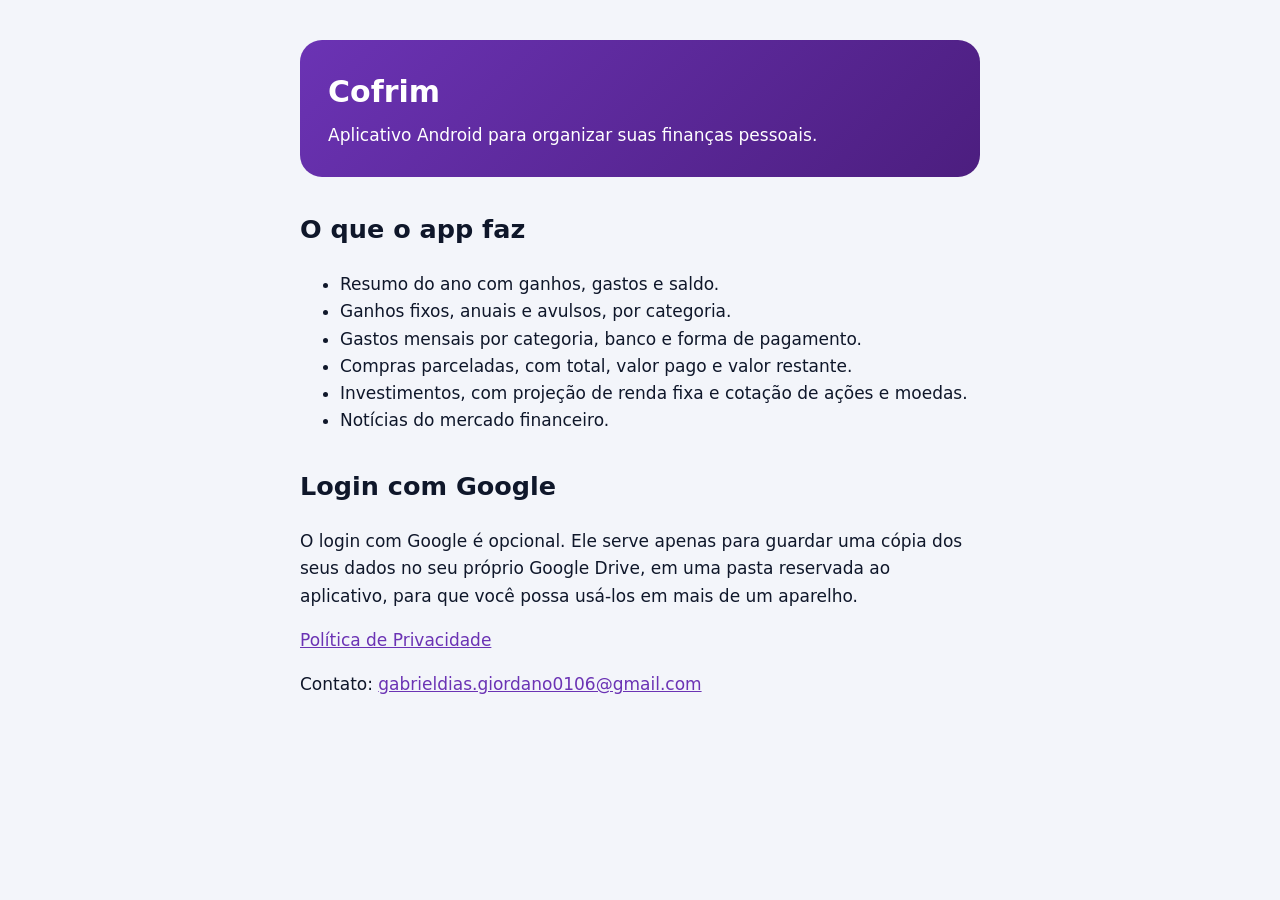
<file: index.html>
<!doctype html>
<html lang="pt-BR">
<head>
<meta charset="utf-8">
<meta name="viewport" content="width=device-width, initial-scale=1">
<title>Cofrim</title>
<style>
  body{margin:0;font:17px/1.6 system-ui,-apple-system,"Segoe UI",Roboto,sans-serif;color:#0f172a;background:#f3f5fa}
  main{max-width:680px;margin:0 auto;padding:40px 20px}
  .hero{background:linear-gradient(135deg,#6b33b4,#4c1e7f);color:#fff;border-radius:22px;padding:28px}
  h1{margin:0 0 6px;font-size:30px} h2{margin-top:32px}
  a{color:#6b33b4}
</style>
</head>
<body>
<main>
  <div class="hero">
    <h1>Cofrim</h1>
    <div>Aplicativo Android para organizar suas finanças pessoais.</div>
  </div>

  <h2>O que o app faz</h2>
  <ul>
    <li>Resumo do ano com ganhos, gastos e saldo.</li>
    <li>Ganhos fixos, anuais e avulsos, por categoria.</li>
    <li>Gastos mensais por categoria, banco e forma de pagamento.</li>
    <li>Compras parceladas, com total, valor pago e valor restante.</li>
    <li>Investimentos, com projeção de renda fixa e cotação de ações e moedas.</li>
    <li>Notícias do mercado financeiro.</li>
  </ul>

  <h2>Login com Google</h2>
  <p>O login com Google é opcional. Ele serve apenas para guardar uma cópia dos seus dados no seu próprio
    Google Drive, em uma pasta reservada ao aplicativo, para que você possa usá-los em mais de um aparelho.</p>

  <p><a href="privacidade.html">Política de Privacidade</a></p>
  <p>Contato: <a href="mailto:gabrieldias.giordano0106@gmail.com">gabrieldias.giordano0106@gmail.com</a></p>
</main>
</body>
</html>
</file>
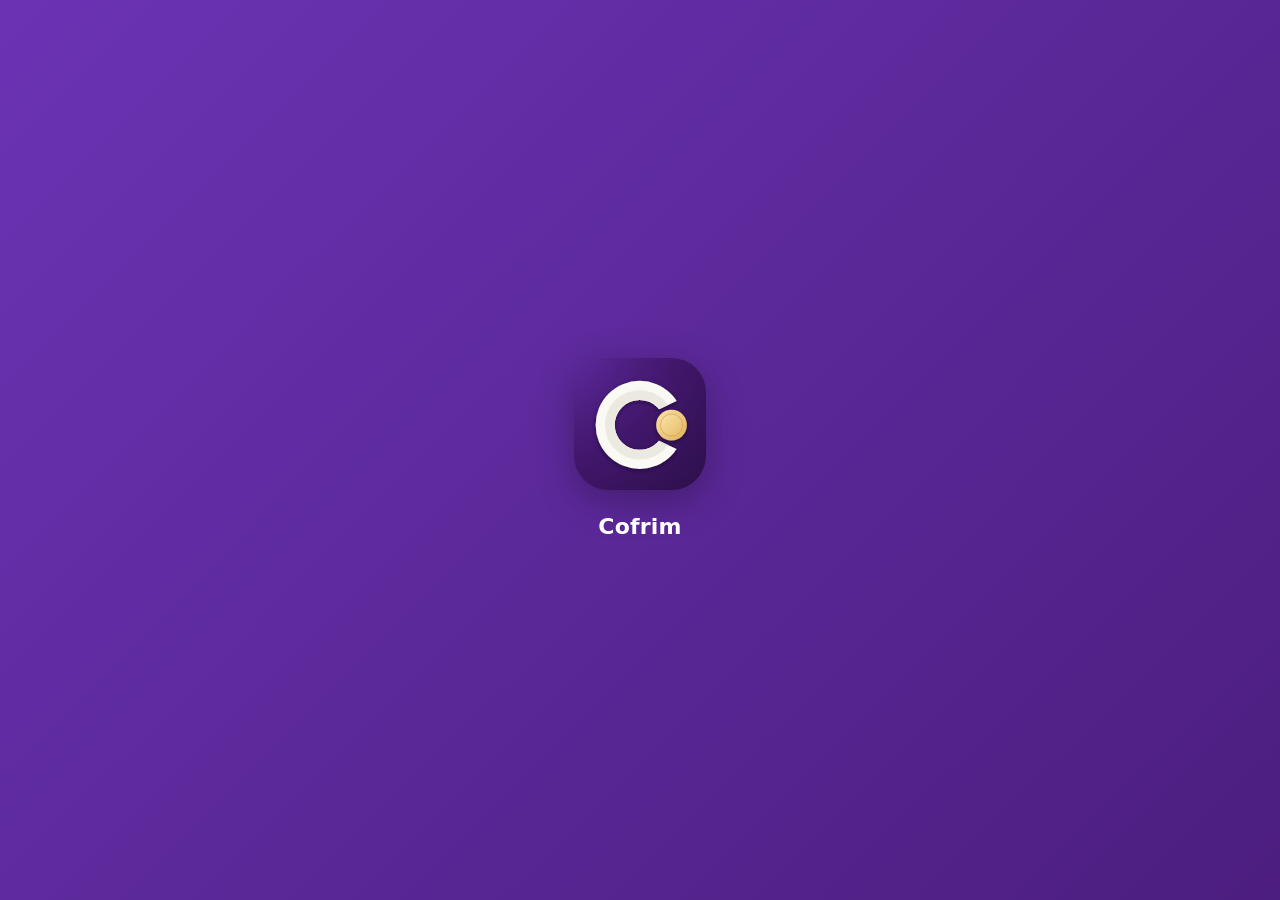
<file: app/index.html>
<!doctype html>
<html lang="pt-BR">
<head>
<meta charset="utf-8">
<!-- Content Security Policy: o que a página pode carregar e com quem pode falar. 'unsafe-inline' porque o app usa
     data-onclick="" e style="" nas telas (e, no APK atualizado, tudo vem embutido num arquivo só). connect-src: Google
     (Drive, Planilhas, login), GitHub (atualização), cotações, taxas do Banco Central, notícias e feriados de outros países. -->
<meta http-equiv="Content-Security-Policy" content="default-src 'none'; script-src 'self'; style-src 'self' 'unsafe-inline'; img-src 'self' data: blob: https:; font-src 'self' data:; worker-src 'self'; manifest-src 'self'; base-uri 'none'; object-src 'none'; connect-src 'self' https://date.nager.at https://www.googleapis.com https://sheets.googleapis.com https://oauth2.googleapis.com https://raw.githubusercontent.com https://economia.awesomeapi.com.br https://brapi.dev https://api.bcb.gov.br https://news.google.com https://www.bing.com https://exame.com https://api.web3forms.com">
<meta name="viewport" content="width=device-width, initial-scale=1, viewport-fit=cover, user-scalable=no">
<script src="js/largura.js"></script>
<meta name="theme-color" content="#0f172a">
<title>Cofrim</title>
<link rel="manifest" href="manifest.json">
<link rel="icon" href="icon.svg">
<link rel="apple-touch-icon" href="icons/icon-180.png">
<meta name="apple-mobile-web-app-capable" content="yes">
<meta name="mobile-web-app-capable" content="yes">
<meta name="apple-mobile-web-app-status-bar-style" content="black-translucent">
<meta name="apple-mobile-web-app-title" content="Cofrim">
<link rel="stylesheet" href="app.css">
</head>
<body>
<!-- Tela de abertura: já nasce na cor escolhida (guardada por applyTheme); o desenho e a animação vêm de abertura(), em js/arte.js. -->
<div id="abre"><div id="abreIn"></div></div>
<script src="js/abre.js"></script>
<div id="cena" aria-hidden="true"></div>
<div id="ptr" aria-hidden="true"></div>
<div id="topbar"></div>
<div id="app"></div>
<button class="fab" id="fab" data-onclick="addNew()" aria-label="Adicionar">+</button>
<!-- Assistente: botão flutuante em todas as telas (não é mais uma aba do menu); o ícone é posto por inicio.js. -->
<button class="fab chat" id="fabChat" data-onclick="go('chat')" aria-label="Assistente"></button>
<nav class="tabs"><span class="marca" aria-hidden="true"><img src="icon.svg" alt="">Cofrim</span><div id="tabs"></div></nav>
<div class="overlay" id="overlay" data-onclick="closeForm()"></div>
<div class="sheet" id="sheet" role="dialog" aria-modal="true"></div>
<div class="overlay" id="pickBg" data-onclick="closePicker()"></div>
<div class="sheet" id="picker" role="dialog" aria-modal="true"></div>
<div id="dlg" hidden><div class="box"><div id="dlgMsg"></div><div class="btns" id="dlgBtns"></div></div></div>
<div id="snack" hidden></div>
<!-- Modo demonstração: faixa fixa no topo (ver demoFaixa em js/entrada.js). -->
<div id="demo" hidden role="status"></div>
<!-- Sem internet / internet de volta (ver netMostrar em js/sincronizacao.js): discreto, não bloqueia os toques. -->
<div id="net" hidden role="status" aria-live="polite"></div>
<!-- Carregando: faixa no topo durante qualquer espera de rede e cartão com texto nas ações demoradas (ver cargaDraw). -->
<div id="carga" hidden aria-hidden="true"><i></i></div>
<div id="cargaCx" hidden role="status"><span></span><b></b></div>
<div id="saveWarn" hidden data-onclick="avisoErro('gravar')" role="button">Não consegui salvar as últimas alterações neste aparelho. Toque aqui para ver o que fazer.</div>
<div id="lockAsk" hidden><div class="box">
  <button class="iconbtn x" data-onclick="answerLock(false)" aria-label="Não habilitar biometria" id="lockX"></button>
  <div class="big" id="lockIcon"></div>
  <h3 style="margin:8px 0 6px">Proteja seus dados</h3>
  <div class="muted">Habilite a biometria para o app pedir sua digital ou seu rosto sempre que for aberto. Se a biometria falhar, vale a senha do celular.</div>
  <div class="btns"><button class="btn primary" data-onclick="answerLock(true)">Habilitar biometria</button></div>
</div></div>
<div id="gate" hidden>
  <div class="logo" id="gateLogo"></div>
  <h1>Cofrim</h1>
  <p>Entre com sua conta Google para começar. Seus dados ficam guardados no seu próprio Google Drive.</p>
  <button data-onclick="loginGoogle()">Entrar com Google</button>
  <button class="demo" data-onclick="demoLigar()" aria-label="Testar sem conta (modo demonstração)">Demonstração</button>
  <small id="gateMsg"></small>
</div>
<input type="file" id="file" accept="application/json,.json" hidden data-onchange="importData(this)">
<input type="file" id="stmt" accept=".ofx,.csv,.txt,text/csv" multiple hidden data-onchange="importStatement(this)">
<input type="file" id="photoIn" accept="image/*" hidden data-onchange="photoChosen(this)">
<div id="lightbox" hidden data-onclick="this.hidden=true"><img alt="Comprovante"></div>
<div id="report"></div>

<!-- O código do app fica em js/, dividido por assunto; a ordem abaixo importa. -->
<script src="js/acoes.js"></script>
<script src="js/nativo.js"></script>
<script src="js/temas.js"></script>
<script src="js/temas2.js"></script>
<script src="js/temas-img.js"></script>
<script src="js/icones.js"></script>
<script src="js/paises.js"></script>
<script src="js/util.js"></script>
<script src="js/cifra.js"></script>
<script src="js/dados.js"></script>
<script src="js/aparencia.js"></script>
<script src="js/calculos.js"></script>
<script src="js/previsoes.js"></script>
<script src="js/rendimentos.js"></script>
<script src="js/investimentos.js"></script>
<script src="js/parcelas.js"></script>
<script src="js/lembretes.js"></script>
<script src="js/telas.js"></script>
<script src="js/telas-previsoes.js"></script>
<script src="js/saude.js"></script>
<script src="js/telas-gastos.js"></script>
<script src="js/telas-invest.js"></script>
<script src="js/telas-planejamento.js"></script>
<script src="js/noticias.js"></script>
<script src="js/sugestoes.js"></script>
<script src="js/assistente.js"></script>
<script src="js/extrato.js"></script>
<script src="js/formularios.js"></script>
<script src="js/dialogos.js"></script>
<script src="js/formularios-tela.js"></script>
<script src="js/comprovantes.js"></script>
<script src="js/lixeira.js"></script>
<script src="js/erros.js"></script>
<script src="js/central.js"></script>
<script src="js/novidades.js"></script>
<script src="js/novidades-antigas.js"></script>
<script src="js/guia.js"></script>
<script src="js/temas-baixar.js"></script>
<script src="js/mascote-padrao.js"></script>
<script src="js/divertido.js"></script>
<script src="js/config.js"></script>
<script src="js/sincronizacao.js"></script>
<script src="js/conta-compartilhada.js"></script>
<script src="js/nuvem.js"></script>
<script src="js/copias.js"></script>
<script src="js/arquivo-antigo.js"></script>
<script src="js/entrada.js"></script>
<script src="js/arte.js"></script>
<script src="js/atos.js"></script>
<script src="js/cena.js"></script>
<script src="js/planilha.js"></script>
<script src="js/exporta.js"></script>
<script src="js/idioma.js"></script>
<script src="js/web.js"></script>
<script src="js/inicio.js"></script>
</body>
</html>
</file>
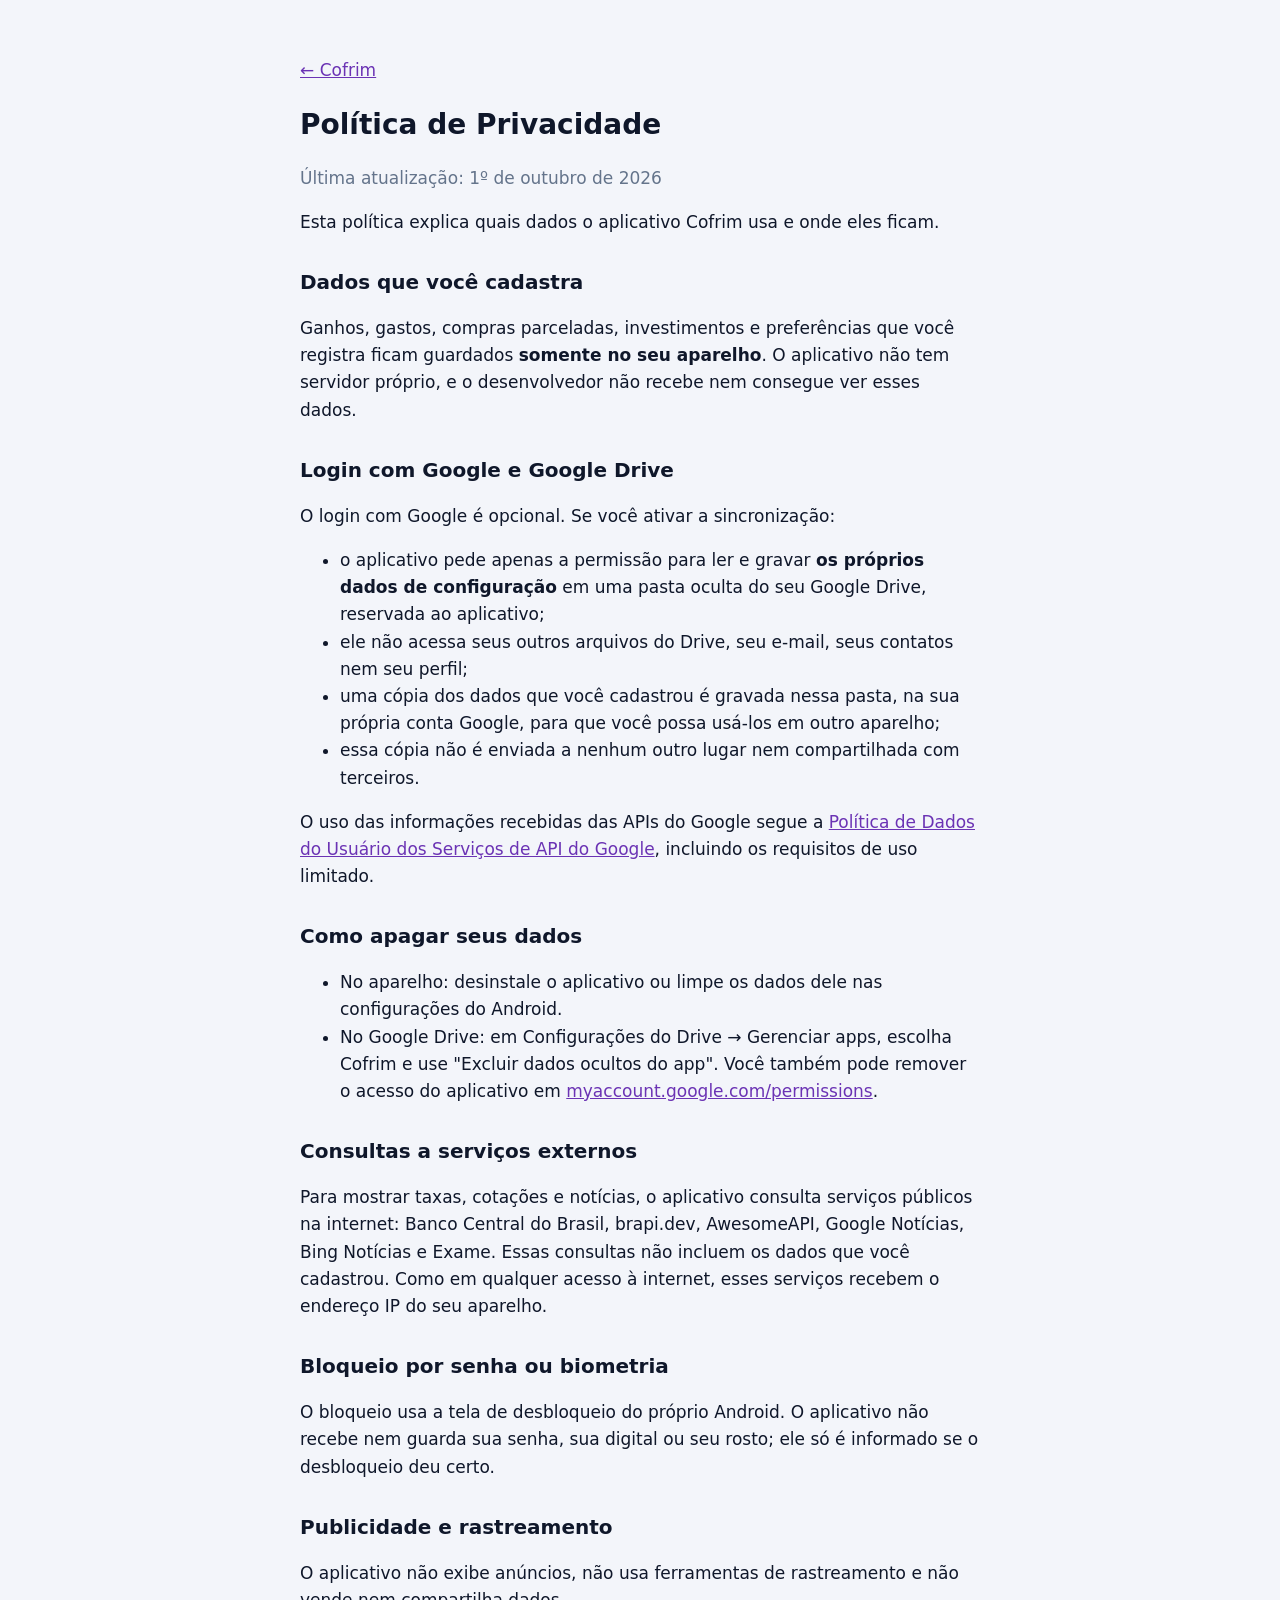
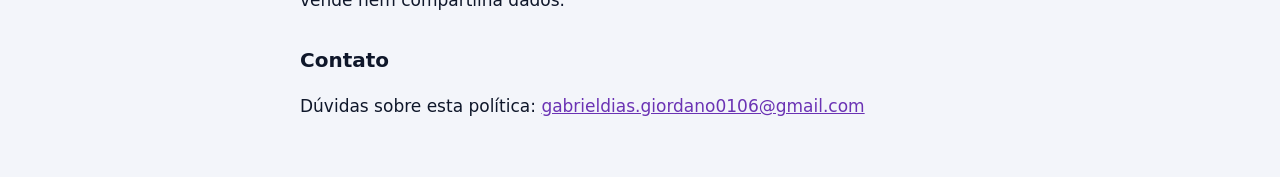
<file: privacidade.html>
<!doctype html>
<html lang="pt-BR">
<head>
<meta charset="utf-8">
<meta name="viewport" content="width=device-width, initial-scale=1">
<title>Política de Privacidade — Cofrim</title>
<style>
  body{margin:0;font:17px/1.6 system-ui,-apple-system,"Segoe UI",Roboto,sans-serif;color:#0f172a;background:#f3f5fa}
  main{max-width:680px;margin:0 auto;padding:40px 20px}
  h1{font-size:28px;margin-bottom:4px} h2{margin-top:30px;font-size:20px}
  a{color:#6b33b4} .muted{color:#64748b}
</style>
</head>
<body>
<main>
  <p><a href="index.html">← Cofrim</a></p>
  <h1>Política de Privacidade</h1>
  <p class="muted">Última atualização: 1º de outubro de 2026</p>

  <p>Esta política explica quais dados o aplicativo Cofrim usa e onde eles ficam.</p>

  <h2>Dados que você cadastra</h2>
  <p>Ganhos, gastos, compras parceladas, investimentos e preferências que você registra ficam guardados
    <strong>somente no seu aparelho</strong>. O aplicativo não tem servidor próprio, e o desenvolvedor não
    recebe nem consegue ver esses dados.</p>

  <h2>Login com Google e Google Drive</h2>
  <p>O login com Google é opcional. Se você ativar a sincronização:</p>
  <ul>
    <li>o aplicativo pede apenas a permissão para ler e gravar <strong>os próprios dados de configuração</strong>
      em uma pasta oculta do seu Google Drive, reservada ao aplicativo;</li>
    <li>ele não acessa seus outros arquivos do Drive, seu e-mail, seus contatos nem seu perfil;</li>
    <li>uma cópia dos dados que você cadastrou é gravada nessa pasta, na sua própria conta Google, para que
      você possa usá-los em outro aparelho;</li>
    <li>essa cópia não é enviada a nenhum outro lugar nem compartilhada com terceiros.</li>
  </ul>
  <p>O uso das informações recebidas das APIs do Google segue a
    <a href="https://developers.google.com/terms/api-services-user-data-policy">Política de Dados do Usuário dos Serviços de API do Google</a>,
    incluindo os requisitos de uso limitado.</p>

  <h2>Como apagar seus dados</h2>
  <ul>
    <li>No aparelho: desinstale o aplicativo ou limpe os dados dele nas configurações do Android.</li>
    <li>No Google Drive: em Configurações do Drive → Gerenciar apps, escolha Cofrim e use
      "Excluir dados ocultos do app". Você também pode remover o acesso do aplicativo em
      <a href="https://myaccount.google.com/permissions">myaccount.google.com/permissions</a>.</li>
  </ul>

  <h2>Consultas a serviços externos</h2>
  <p>Para mostrar taxas, cotações e notícias, o aplicativo consulta serviços públicos na internet: Banco Central
    do Brasil, brapi.dev, AwesomeAPI, Google Notícias, Bing Notícias e Exame. Essas consultas não incluem os
    dados que você cadastrou. Como em qualquer acesso à internet, esses serviços recebem o endereço IP do seu aparelho.</p>

  <h2>Bloqueio por senha ou biometria</h2>
  <p>O bloqueio usa a tela de desbloqueio do próprio Android. O aplicativo não recebe nem guarda sua senha,
    sua digital ou seu rosto; ele só é informado se o desbloqueio deu certo.</p>

  <h2>Publicidade e rastreamento</h2>
  <p>O aplicativo não exibe anúncios, não usa ferramentas de rastreamento e não vende nem compartilha dados.</p>

  <h2>Contato</h2>
  <p>Dúvidas sobre esta política:
    <a href="mailto:gabrieldias.giordano0106@gmail.com">gabrieldias.giordano0106@gmail.com</a></p>
</main>
</body>
</html>
</file>
<file: app/app.css>
:root{
  --bg:#f3f5fa; --card:#ffffff; --text:#0f172a; --muted:#64748b; --line:#e5e9f2;
  --brand:#6b33b4; --brand2:#4c1e7f; --hero1:#6b33b4; --hero2:#4c1e7f; --in:#047857; --out:#b91c1c; --yield:#92400e;
  --on-brand:#fff; /* texto sobre a cor de destaque (botão principal, mensagem, dia escolhido) */
  --shadow:0 4px 18px rgba(15,23,42,.07); color-scheme:light;
}
/* Tokens do tema: claro/escuro (data-mode) e cor de destaque (--brand/--brand2/--hero*, de uma cor pronta ou de um
   tema especial) vêm de applyTheme() em js/aparencia.js. Componentes usam só as variáveis. */
:root[data-mode=dark]{
  --bg:#0b1020; --card:#151b2e; --text:#eef2ff; --muted:#94a3b8; --line:#232b42;
  --in:#34d399; --out:#f87171; --yield:#fbbf24; --on-brand:#0b1020;
  --shadow:0 4px 18px rgba(0,0,0,.35); color-scheme:dark;
}
*{box-sizing:border-box;-webkit-tap-highlight-color:transparent}
[hidden]{display:none!important}
html,body{margin:0;height:100%}
body{background:var(--bg);color:var(--text);font:15px/1.4 system-ui,-apple-system,"Segoe UI",Roboto,sans-serif}
#app{max-width:520px;margin:0 auto;padding:16px 16px calc(96px + env(safe-area-inset-bottom))}
#app.hasFab{padding-bottom:calc(160px + env(safe-area-inset-bottom))} /* espaço para rolar o fim da página acima dos botões flutuantes */
h1{font-size:22px;margin:4px 0 14px;display:flex;justify-content:space-between;align-items:center}
h2{font-size:13px;text-transform:uppercase;letter-spacing:.06em;color:var(--muted);margin:22px 4px 8px;font-weight:600;display:flex;justify-content:space-between;align-items:center}
h2 button{font-size:12.5px;color:var(--brand);font-weight:700;text-transform:none;letter-spacing:0;white-space:nowrap;flex:none;margin-left:10px}
button{font:inherit;color:inherit;border:0;background:none;cursor:pointer}
.card{background:var(--card);border-radius:18px;padding:16px;box-shadow:var(--shadow);margin-bottom:12px}
.hero{background:linear-gradient(135deg,var(--hero1),var(--hero2));color:#fff;border-radius:22px;padding:20px;box-shadow:var(--shadow);margin-bottom:12px}
.hero small{opacity:.85;display:block}
.hero .big{font-size:32px;font-weight:700;letter-spacing:-.02em;margin:2px 0 4px}
.hero .row{display:flex;gap:18px;margin-top:10px;flex-wrap:wrap}
.hero .row b{display:block;font-size:16px}
.grid2{display:grid;grid-template-columns:1fr 1fr;gap:12px}
.grid3{display:flex;flex-wrap:wrap;gap:8px 12px}
.grid3>*{flex:1 1 auto} /* valores grandes passam para a linha de baixo em vez de vazar do cartão */
.stat small{color:var(--muted);display:block;font-size:12px}
.stat b{font-size:17px;white-space:nowrap}
.in{color:var(--in)} .out{color:var(--out)} .muted{color:var(--muted)} .warn{color:var(--yield)}
.nav{display:flex;align-items:center;justify-content:space-between;background:var(--card);border-radius:16px;padding:6px;box-shadow:var(--shadow);margin-bottom:12px}
.nav b{font-size:16px;text-transform:capitalize}
.nav button{width:44px;height:44px;border-radius:12px;font-size:22px;color:var(--brand)}
.nav button:active,.iconbtn:active{background:var(--line)}
.iconbtn{width:40px;height:40px;border-radius:12px;font-size:20px;flex:none}
.item{display:flex;align-items:center;gap:12px;padding:12px 0;border-bottom:1px solid var(--line);cursor:pointer}
.item:last-child{border-bottom:0;padding-bottom:0}.item:first-child{padding-top:0}
.ico{width:42px;height:42px;border-radius:13px;display:grid;place-items:center;flex:none;color:#fff;box-shadow:inset 0 1px 0 rgba(255,255,255,.25)}
.ic{vertical-align:-.2em;flex:none}
.ic .d{fill:currentColor;fill-opacity:.28}
.btn .ic,h2 button .ic{margin-right:4px}
.item .mid{flex:1;min-width:0}
.item .mid b{display:block;white-space:nowrap;overflow:hidden;text-overflow:ellipsis;font-weight:600}
.item .mid small{color:var(--muted);font-size:12.5px}
.item .val{font-weight:700;white-space:nowrap}
.thumb{width:84px;height:84px;border-radius:14px;object-fit:cover;flex:none;background:var(--line)}
.thumb.ph{display:grid;place-items:center;font-size:30px;font-weight:700;color:#fff;background:linear-gradient(135deg,var(--hero1),var(--hero2))}
.src{display:inline-block;font-size:11px;font-weight:700;color:var(--brand);background:var(--line);padding:2px 9px;border-radius:99px}
.news .item{align-items:flex-start;padding:14px 0}
.news .mid b{display:-webkit-box;-webkit-line-clamp:3;-webkit-box-orient:vertical;white-space:normal;line-height:1.3;margin-bottom:7px}
.newsHero{position:relative;height:210px;border-radius:22px;overflow:hidden;margin-bottom:12px;box-shadow:var(--shadow);cursor:pointer;background:linear-gradient(135deg,var(--hero1),var(--hero2))}
.newsHero img{position:absolute;inset:0;width:100%;height:100%;object-fit:cover}
.newsHero>div{position:absolute;inset:0;background:linear-gradient(rgba(2,6,23,0) 25%,rgba(2,6,23,.88));display:flex;flex-direction:column;justify-content:flex-end;align-items:flex-start;gap:7px;padding:16px;color:#fff}
.newsHero b{font-size:17.5px;line-height:1.25;display:-webkit-box;-webkit-line-clamp:3;-webkit-box-orient:vertical;overflow:hidden}
.newsHero small{opacity:.85}
.newsHero .src{background:rgba(255,255,255,.2);color:#fff}
.newsHero:active{transform:scale(.985)}.newsHero{transition:transform .12s ease-out}
.tag{display:inline-block;font-size:11px;padding:1px 7px;border-radius:99px;background:var(--line);color:var(--muted);margin-left:4px;font-weight:600}
.tag.in{color:var(--in)}.tag.out{color:var(--out)}
.sugDestaque{outline:2px solid var(--brand);outline-offset:-2px;border-radius:12px}
.empty{text-align:center;color:var(--muted);padding:26px 10px}
.empty span{display:block;margin-bottom:6px;color:var(--brand)}
.bar{height:9px;border-radius:99px;background:var(--line);overflow:hidden;margin:10px 0}
.bar i{display:block;height:100%;border-radius:99px;background:linear-gradient(90deg,var(--brand),var(--brand2))}
.chart{display:flex;align-items:flex-end;gap:4px;height:150px;margin-top:8px}
.chart .col{flex:1;display:flex;flex-direction:column;align-items:center;gap:5px;height:100%;cursor:pointer;border-radius:8px;padding-top:4px}
.chart .col.sel{background:var(--line)}
.chart .bars{flex:1;display:flex;align-items:flex-end;gap:2px;width:100%;justify-content:center}
.chart .bars i{width:42%;max-width:11px;border-radius:4px 4px 0 0;min-height:2px}
.chart small{font-size:10px;color:var(--muted)}
.legend{display:flex;flex-wrap:wrap;gap:4px 14px;font-size:12px;color:var(--muted)}
.dot{display:inline-block;width:9px;height:9px;border-radius:3px;margin-right:5px}
.catrow{margin:10px 0}.catrow .top{display:flex;justify-content:space-between;font-size:14px;gap:8px}
.catrow .bar{margin:5px 0 0;height:7px}
.btns{display:flex;gap:8px;margin-top:12px}
.btn{flex:1;padding:11px;border-radius:12px;background:var(--line);font-weight:600}
.btn.primary{background:var(--brand);color:var(--on-brand)}
.sw{width:42px;height:42px;border-radius:50%;flex:none}
.sw.on{outline:3px solid var(--text);outline-offset:2px}
.swatches{display:flex;gap:12px;flex-wrap:wrap;padding:4px 2px}
.btn.danger{color:var(--out);flex:0 0 auto;padding:11px 16px}
.filters{display:grid;grid-template-columns:1fr 1fr 1fr;gap:8px;margin-top:8px}
.filters select{padding:9px 6px;font-size:13px}
.fab{position:fixed;right:max(18px,calc(50% - 242px));bottom:calc(86px + env(safe-area-inset-bottom));width:58px;height:58px;border-radius:20px;background:linear-gradient(135deg,var(--hero1),var(--hero2));color:#fff;font-size:30px;line-height:1;box-shadow:0 8px 22px rgba(0,0,0,.3);z-index:5}
.tabs{position:fixed;left:0;right:0;bottom:0;background:var(--card);border-top:1px solid var(--line);display:flex;justify-content:center;padding-bottom:env(safe-area-inset-bottom);z-index:6}
.tabs div{display:flex;width:100%;max-width:520px}
.tabs .marca{display:none}
.msg{max-width:88%;width:fit-content;padding:10px 13px;border-radius:16px 16px 16px 5px;margin:0 0 8px;background:var(--card);box-shadow:var(--shadow);animation:pop .18s ease-out}
.msg.me{margin-left:auto;border-radius:16px 16px 5px 16px;background:var(--brand);color:var(--on-brand)}
.msg .fala{display:block;margin:0 0 4px;color:var(--muted);font-style:italic}.msg .fala.fim{margin:6px 0 0}
.msg .catrow{margin:6px 0 0}.msg .catrow .top{font-size:13.5px}
.chips{display:flex;flex-wrap:wrap;gap:6px;margin:10px 0}
.chips.sug{margin:6px 0 0}
.chips button{background:var(--line);border-radius:99px;padding:7px 12px;font-size:13px;font-weight:600}
.chatbar{position:fixed;left:0;right:0;bottom:calc(62px + env(safe-area-inset-bottom));max-width:520px;margin:0 auto;padding:8px 16px;display:flex;gap:8px;background:var(--bg);z-index:5}
.tabs button{flex:1;min-width:0;padding:9px 0 10px;font-size:10.5px;color:var(--muted);display:flex;flex-direction:column;align-items:center;gap:2px;font-weight:600}
.tabs button span{display:flex;opacity:.75}
.tabs button.on{color:var(--brand)}.tabs button.on span{opacity:1}
.overlay{position:fixed;inset:0;background:rgba(2,6,23,.55);opacity:0;pointer-events:none;transition:opacity .2s;z-index:10}
.sheet{position:fixed;left:0;right:0;bottom:0;margin:0 auto;max-width:520px;max-height:92%;overflow:auto;overscroll-behavior:contain;background:var(--card);border-radius:24px 24px 0 0;padding:20px 18px calc(20px + env(safe-area-inset-bottom));transform:translateY(105%);transition:transform .25s;z-index:11}
.open.overlay{opacity:1;pointer-events:auto}.open.sheet{transform:none}
.sheet h3{margin:0 0 14px;font-size:19px}
label{display:block;font-size:12.5px;color:var(--muted);font-weight:600;margin:12px 2px 5px}
input,select{width:100%;font:inherit;font-size:16px;color:var(--text);background:var(--bg);border:1.5px solid var(--line);border-radius:12px;padding:12px;outline:none}
input:focus,select:focus{border-color:var(--brand)}
.err{color:var(--out);font-size:13px;margin-top:10px;min-height:18px}
.hint{font-size:12.5px;color:var(--muted);margin-top:8px}
#lightbox{position:fixed;inset:0;z-index:40;background:rgba(2,6,23,.92);display:flex;align-items:center;justify-content:center;padding:12px;animation:fade .2s ease-out}
#lightbox img{max-width:100%;max-height:100%;border-radius:12px}
/* Relatório em PDF: na impressão, só o #report aparece, sempre em preto sobre branco. */
#report{display:none}
.stmt{display:flex;align-items:center;gap:8px;padding:8px 0;border-bottom:1px solid var(--line);font-size:13.5px}
.stmt input{width:20px;height:20px;flex:none;padding:0}
.stmt .mid{flex:1;min-width:0}
.stmtArq{display:flex;flex-direction:column;margin-top:14px;padding-top:10px;border-top:1px solid var(--line)}
.stmtArq span{font-size:12.5px}
.sugTopo{display:flex;align-items:center;justify-content:space-between;gap:8px}
.sugTopo .btn{flex:none;padding:6px 10px;font-size:13px}
.stmtMes{margin:14px 0 2px;font-weight:700;font-size:13px;color:var(--muted)}
.stmt .mid b{display:block;white-space:nowrap;overflow:hidden;text-overflow:ellipsis;font-weight:600}
.stmt select{width:auto;max-width:150px;padding:4px 6px;font-size:12px;margin-top:3px}
@media print{
  html,body{height:auto;background:#fff}
  body>*:not(#report){display:none!important}
  /* Relatório com cara de documento: faixa de título na cor do app, cabeçalhos coloridos, linhas alternadas e totais
     em destaque. As cores saem na impressão e no PDF (print-color-adjust). */
  #report{display:block;color:#111827;font:12px/1.45 system-ui,sans-serif;padding:0;-webkit-print-color-adjust:exact;print-color-adjust:exact}
  #report .capa{background:#6b33b4;color:#fff;border-radius:10px;padding:14px 16px;margin-bottom:12px}
  #report h1{display:block;font-size:21px;margin:0 0 2px;color:#fff;text-transform:none}
  #report .capa small{color:#e0e7ff}
  #report h2{display:block;font-size:13px;color:#3b1666;letter-spacing:0;text-transform:none;margin:18px 0 6px;border-left:4px solid #6b33b4;padding:1px 0 1px 8px;break-after:avoid}
  #report table{width:100%;border-collapse:collapse}
  #report th{background:#6b33b4;color:#fff;font-weight:600;padding:6px 8px;text-align:left}
  #report th:first-child{border-radius:6px 0 0 0}#report th:last-child{border-radius:0 6px 0 0}
  #report td{padding:5px 8px;border-bottom:1px solid #e5e7eb;text-align:left;vertical-align:top}
  #report tr:nth-child(odd) td{background:#f5f6fd}
  #report td:last-child,#report th:last-child{text-align:right;white-space:nowrap}
  #report .sum td{font-weight:700;background:#efe6fb!important;color:#3b1666;border-top:2px solid #6b33b4;border-bottom:0}
  #report tr{break-inside:avoid}
  #report .boxes{display:flex;gap:10px;margin:12px 0}
  #report .boxes div{flex:1;border-radius:10px;padding:10px 12px;background:#f5f6fd;border:1px solid #e0e7ff}
  #report .boxes div.in{background:#ecfdf5;border-color:#a7f3d0}#report .boxes div.out{background:#fef2f2;border-color:#fecaca}
  #report .boxes b{display:block;font-size:17px}
  #report .boxes .in b{color:#047857}#report .boxes .out b{color:#b91c1c}
  #report small{color:#6b7280}
  #report .rodape{margin-top:18px;text-align:center;color:#9ca3af;font-size:10.5px}
}
/* Animações: rápidas (até 0,25 s). Desligadas por data-anim="off" (Configurações) ou se o sistema pedir menos movimento. */
.btn,.iconbtn,.fab,.sw,.tabs button,.nav button,.nav b,h2 button,#gate button{transition:transform .12s ease-out,background-color .15s,opacity .15s,color .15s}
.btn:active,.iconbtn:active,.sw:active,.nav button:active,.nav b:active,h2 button:active,#gate button:active{transform:scale(.94)}
.fab:active{transform:scale(.9)}
.tabs button:active span{transform:scale(.85)}
.tabs button span{transition:transform .15s ease-out}
.tabs button.on span{transform:translateY(-2px) scale(1.08)}
.item{transition:background-color .15s,transform .12s ease-out}
.item[onclick]:active{transform:scale(.985);background:var(--line)}
@keyframes enter{from{opacity:0;transform:translateY(10px)}}
@keyframes growY{from{transform:scaleY(0)}}
@keyframes growX{from{width:0}}
@keyframes pop{from{opacity:0;transform:scale(.92)}}
@keyframes fade{from{opacity:0}}
#app.enter{animation:enter .22s ease-out}
#app.fadeIn{animation:fade .2s ease-out} /* a aba do assistente tem barra fixa: só esmaece, sem deslocar */
#app.enter .chart .bars>*{animation:growY .35s ease-out;transform-origin:bottom}
#app.enter .bar i{animation:growX .35s ease-out}
#lockAsk,#gate{animation:fade .2s ease-out}
#lockAsk .box,#snack{animation:pop .18s ease-out}
html[data-anim=off] *{animation:none!important;transition:none!important}
@media (prefers-reduced-motion:reduce){*{animation:none!important;transition:none!important}}
/* Tela de login (obrigatória no primeiro uso) e aviso para ligar o bloqueio */
#gate{position:fixed;inset:0;z-index:30;background:linear-gradient(160deg,var(--hero1),var(--hero2));color:#fff;display:flex;flex-direction:column;align-items:center;justify-content:center;text-align:center;padding:32px}
#gate .logo{width:92px;height:92px;border-radius:26px;box-shadow:0 10px 28px rgba(0,0,0,.28);overflow:hidden;display:grid;place-items:center;font-size:44px;margin-bottom:18px}
#gate h1{display:block;font-size:28px;margin:0 0 8px}
#gate p{opacity:.9;max-width:300px;margin:0 0 26px}
#gate button{background:#fff;color:#1e293b;font-weight:700;padding:14px 22px;border-radius:14px;font-size:16px;width:100%;max-width:300px}
#gate button.sec{background:transparent;color:#fff;border:1.5px solid rgba(255,255,255,.75);margin-top:10px;font-size:15px;font-weight:600}
/* Modo demonstração: botão pequeno no canto de baixo, para não competir com o "Entrar com Google". */
#gate button.demo{position:absolute;right:16px;bottom:calc(16px + env(safe-area-inset-bottom));width:auto;max-width:none;padding:8px 13px;border-radius:99px;font-size:13px;font-weight:600;background:rgba(255,255,255,.14);color:#fff;border:1px solid rgba(255,255,255,.45)}
/* Modo demonstração: faixa fixa no topo, em âmbar em todos os temas; o conteúdo desce para não ficar por baixo dela. */
#demo{position:fixed;top:0;left:0;right:0;z-index:23;display:flex;align-items:center;justify-content:center;gap:10px;flex-wrap:wrap;padding:calc(6px + env(safe-area-inset-top)) 12px 6px;background:#fbbf24;color:#1c1917;font-size:13px;font-weight:700;text-align:center}
#demo button{background:#1c1917;color:#fff;border-radius:10px;padding:6px 10px;font-size:12.5px;font-weight:700}
html.demo #app{padding-top:58px}
html.demo #topbar{top:44px}
html.demo #net{top:calc(50px + env(safe-area-inset-top))}
#gate small{display:block;margin-top:14px;min-height:36px;max-width:300px;opacity:.95}
#lockAsk{position:fixed;inset:0;z-index:25;background:rgba(2,6,23,.6);display:flex;align-items:center;justify-content:center;padding:24px}
#lockAsk .box{position:relative;background:var(--card);border-radius:22px;padding:26px 22px 20px;max-width:340px;text-align:center;box-shadow:var(--shadow)}
#lockAsk .x{position:absolute;top:8px;right:8px}
#lockAsk .big{color:var(--brand)}
#snack{position:fixed;left:0;right:0;margin:0 auto;width:max-content;bottom:calc(92px + env(safe-area-inset-bottom));z-index:20;background:var(--text);color:var(--bg);border-radius:14px;padding:10px 8px 10px 16px;display:flex;align-items:center;gap:8px;box-shadow:var(--shadow);font-weight:600;white-space:nowrap}
#snack button{color:var(--bg);text-decoration:underline;padding:6px 10px;font-weight:700}
/* Acabamento visual (1.14) */
h1{font-size:26px;letter-spacing:-.02em;margin:6px 2px 16px}
.card,.nav{border:1px solid var(--line)}
.card{border-radius:20px}
.stat b,.item .val,.hero .big,.catrow .top{font-variant-numeric:tabular-nums}
.ico{border-radius:14px}
.btn{padding:13px 12px;border-radius:14px}
input,select{padding:13px;border-radius:14px}
/* Seletor de duas opções (Do mês / Parceladas): uma trilha com a opção ativa em destaque */
.seg{display:flex;gap:4px;background:var(--line);border-radius:15px;padding:4px;margin:0 0 12px}
.seg button{flex:1;padding:10px;border-radius:11px;font-weight:600;color:var(--muted);transition:background-color .15s,color .15s}
.seg button.on{background:var(--card);color:var(--text);box-shadow:0 1px 4px rgba(0,0,0,.18)}
[data-mode=dark] .seg button.on{background:color-mix(in srgb,var(--brand) 30%,var(--card))}
/* Barra de abas translúcida, com a aba ativa marcada por uma pílula atrás do ícone */
.tabs{background:color-mix(in srgb,var(--card) 84%,transparent);-webkit-backdrop-filter:blur(14px);backdrop-filter:blur(14px)}
.tabs button{gap:3px;padding-top:8px}
.tabs button span{padding:3px 14px;border-radius:99px;transition:transform .15s ease-out,background-color .15s}
.tabs button.on span{background:color-mix(in srgb,var(--brand) 18%,transparent);transform:none}
/* O + sai da frente ao rolar para baixo e volta ao rolar para cima */
.fab{transition:transform .22s ease-out}
.fab.away{transform:translateY(170px)}
/* Folha: alça no topo e botões de ação presos ao rodapé, sempre à vista */
.sheet{padding-top:10px;padding-bottom:0;scroll-padding-bottom:90px}
.sheet::before{content:"";display:block;width:40px;height:4px;border-radius:9px;background:var(--line);margin:0 auto 14px}
.sheet::after{content:"";display:block;height:calc(16px + env(safe-area-inset-bottom))}
.btns.foot{position:sticky;bottom:0;z-index:2;background:var(--card);padding:10px 0;margin:6px 0 -6px;box-shadow:0 -12px 12px -12px rgba(0,0,0,.3)}
#saveWarn{position:fixed;left:12px;right:12px;top:calc(10px + env(safe-area-inset-top));z-index:45;max-width:496px;margin:0 auto;background:var(--out);color:#fff;border-radius:14px;padding:10px 14px;font-size:13.5px;font-weight:600;box-shadow:var(--shadow)}
textarea{width:100%;height:260px;font:12px/1.4 ui-monospace,monospace;color:var(--text);background:var(--bg);border:1.5px solid var(--line);border-radius:14px;padding:10px;resize:none;outline:none}
/* Componentes próprios dos formulários (no lugar das janelas do Android) */
#pickBg{z-index:12}
#picker{z-index:13}
.optPick{display:flex;flex-wrap:wrap;gap:7px}
.optPick button{padding:10px 13px;border-radius:14px;background:var(--bg);border:1.5px solid var(--line);font-size:13.5px;font-weight:600;text-align:left}
.optPick button.on{background:color-mix(in srgb,var(--brand) 22%,var(--bg));border-color:var(--brand)}
.pickBtn{width:100%;display:flex;align-items:center;justify-content:space-between;gap:8px;font-size:16px;color:var(--text);background:var(--bg);border:1.5px solid var(--line);border-radius:14px;padding:13px;text-align:left}
.pickBtn span{flex:1;min-width:0;overflow:hidden;text-overflow:ellipsis;white-space:nowrap}
.pickBtn .ic{color:var(--muted)}
.pickBtn.sm{padding:9px 10px;font-size:13px;border-radius:12px;gap:4px}
.pickBtn.sm.on{border-color:var(--brand);color:var(--brand);font-weight:700}
.pickList button{width:100%;display:flex;justify-content:space-between;align-items:center;gap:10px;padding:14px 4px;border-bottom:1px solid var(--line);font-size:16px;text-align:left}
.pickList button:last-child{border-bottom:0}
.pickList button.on{color:var(--brand);font-weight:700}
.cal{display:grid;grid-template-columns:repeat(7,1fr);gap:4px;text-align:center}
.cal small{color:var(--muted);font-weight:600;font-size:11.5px;padding:4px 0}
.cal button{aspect-ratio:1;border-radius:12px;font-weight:600}
.cal button:active{background:var(--line)}
.cal button.today{outline:2px solid var(--brand);outline-offset:-2px}
.cal button.on{background:linear-gradient(135deg,var(--brand),var(--brand2));color:var(--on-brand)}
.bigVal{display:flex;align-items:baseline;gap:8px;background:var(--bg);border:1.5px solid var(--line);border-radius:18px;padding:8px 16px}
.bigVal span{font-size:20px;font-weight:700;color:var(--muted)}
.bigVal input{border:0;background:none;padding:4px 0;font-size:34px;font-weight:700;letter-spacing:-.02em;border-radius:0}
.bigVal:focus-within{border-color:var(--brand)}

.grpHead{width:100%;display:flex;align-items:center;gap:8px;padding:10px 4px 8px;background:none;border:0;color:var(--text);font:inherit;font-size:15px;cursor:pointer;text-align:left}
.grpHead small{margin-left:auto;color:var(--muted);font-size:13px}
.grpHead svg{color:var(--muted);transition:transform .15s}
.grpHead.on svg{transform:rotate(180deg)}
.grpHead:disabled{cursor:default;opacity:1}
.moreBtn{width:100%;margin-top:16px;padding:12px;border-radius:14px;border:1.5px dashed var(--line);color:var(--brand);font-weight:700;display:flex;align-items:center;justify-content:center;gap:6px}
.chips.rep{margin:0}
.search{display:flex;align-items:center;gap:8px;background:var(--bg);border:1.5px solid var(--line);border-radius:14px;padding:0 4px 0 12px}
.search>.ic{color:var(--muted)}
.search input{border:0;background:none;padding:12px 0;flex:1;min-width:0;border-radius:0}
.search:focus-within{border-color:var(--brand)}
.search .iconbtn{width:36px;height:36px}
.filters .pickBtn{min-width:0}
#dlg{position:fixed;inset:0;z-index:35;background:rgba(2,6,23,.6);display:flex;align-items:center;justify-content:center;padding:24px;animation:fade .2s ease-out}
#dlg .box{background:var(--card);border:1px solid var(--line);border-radius:22px;padding:22px 20px 18px;max-width:360px;width:100%;box-shadow:var(--shadow);animation:pop .18s ease-out}
#dlgMsg{white-space:pre-line;font-size:15.5px;line-height:1.45}
.btn.del{background:var(--out);color:#fff}
/* Bloco 3: gesto nos lançamentos, grupos de categorias */
.item[data-sw]{touch-action:pan-y;border-radius:12px}
.item.swDel{background:var(--out)}
.item.swPay{background:var(--in)}
.item.swDel *,.item.swPay *{color:#fff!important}
.grp{background:var(--bg);border-radius:16px;padding:0 12px;margin-bottom:8px}
.grp summary{list-style:none;display:flex;align-items:center;gap:8px;padding:13px 2px;font-weight:700;cursor:pointer}
.grp summary::-webkit-details-marker{display:none}
.grp summary small{color:var(--muted);font-weight:600;flex:1}
.grp summary .ic{color:var(--muted);transition:transform .15s}
.grp[open] summary .ic{transform:rotate(180deg)}
.grp[open]{padding-bottom:10px}
.grp .btn{background:var(--card)}
/* Bloco 7: barra do topo, escala dos gráficos, esqueletos, foco, telas pequenas e largas */
#topbar{position:fixed;top:0;left:0;right:0;margin:0 auto;max-width:520px;z-index:7;display:flex;align-items:center;justify-content:space-between;gap:10px;padding:10px 16px;background:var(--card);border-bottom:1px solid var(--line);transform:translateY(-110%);transition:transform .2s ease-out}
#topbar.show{transform:none}
#topbar b{font-size:17px}
#topbar span{display:flex;align-items:center;gap:2px}
#topbar em{font-style:normal;font-weight:600;font-size:14px;color:var(--brand);padding:4px 6px;cursor:pointer}
#topbar button{width:32px;height:32px;border-radius:10px;font-size:20px;color:var(--brand)}
.chart{position:relative}
.chart .col{position:relative;z-index:1}
.grid{position:absolute;left:0;right:0;top:4px;bottom:20px;pointer-events:none}
.grid i{position:absolute;left:0;right:0;border-top:1px dashed var(--line)}
.grid em{position:absolute;right:0;top:-7px;z-index:2;font-size:9.5px;font-style:normal;color:var(--muted);background:var(--card);padding:0 2px 0 4px;border-radius:4px}
.sk{background:linear-gradient(90deg,var(--line) 25%,var(--card) 50%,var(--line) 75%);background-size:200% 100%;animation:shimmer 1.2s linear infinite;border-radius:10px}
.skHero{height:210px;border-radius:22px;margin-bottom:12px}
.skRow{display:flex;gap:12px;padding:10px 0;align-items:center}
.skRow>div:last-child{flex:1}
.skBox{width:84px;height:84px;border-radius:14px;flex:none}
.skLine{height:13px;margin:7px 0}
@keyframes shimmer{to{background-position:-200% 0}}
:focus-visible{outline:2px solid var(--brand);outline-offset:2px}
input:focus-visible,.bigVal input:focus-visible,.search input:focus-visible{outline:none}
h1{flex-wrap:wrap;gap:4px 8px}
.tabs button{overflow:hidden;white-space:nowrap}
.catrow .top>span{min-width:0}
.item .val{flex:none}
.skTxt{display:inline-block;width:86px;height:15px;vertical-align:middle}
.colorGrid .sw{width:36px;height:36px}
/* Tela larga (tablet, dobrável aberto, celular deitado): conteúdo em duas colunas; os blocos não se partem entre elas. */
@media (min-width:700px){
  #app{max-width:1000px}
  #topbar{max-width:1000px}
  .tabs div{max-width:640px}
  .sheet{max-width:640px}
  .fab{right:max(18px,calc(50% - 482px))}
  .iconGrid{grid-template-columns:repeat(10,1fr)}
  #app.cols{column-count:2;column-gap:16px}
  #app.cols>h1,#app.cols>.nav,#app.cols>.seg,#app.cols>.offline,#app.cols>.muted,#app.cols>.btns,#app.cols>.hint{column-span:all}
  #app.cols .card,#app.cols .hero,#app.cols .quick,#app.cols .item,#app.cols .catrow{break-inside:avoid}
  #app.cols h2{break-after:avoid}
}
/* Celular deitado: pouca altura, então as folhas usam quase a tela toda e o cabeçalho ocupa menos. */
@media (max-height:480px){
  .sheet{max-height:98%}
  h1{margin-bottom:8px}
  #app{padding-top:8px}
}
/* Navegador interno antigo (sem color-mix): cores de reserva para o que dependia dele */
@supports not (background:color-mix(in srgb,red 50%,blue)){
  .tabs{background:var(--card)}
  .tabs button.on span{background:var(--line)}
  .catPick button.on,.optPick button.on{background:var(--line)}
  [data-mode=dark] .seg button.on{background:var(--line)}
  .badges button.on span{box-shadow:none}
}
.offline{display:flex;align-items:center;gap:6px;background:var(--line);color:var(--muted);border-radius:12px;padding:8px 12px;font-size:12.5px;font-weight:600;margin:0 0 12px}
/* Sem internet / internet de volta: no topo, por cima das telas, sem pegar os toques. */
#net{position:fixed;left:12px;right:12px;top:calc(6px + env(safe-area-inset-top));z-index:21;max-width:460px;margin:0 auto;pointer-events:none;background:var(--card);color:var(--text);border:1px solid var(--line);border-radius:12px;padding:8px 12px;font-size:12.5px;font-weight:600;line-height:1.35;text-align:center;box-shadow:var(--shadow)}
#net.voltou{color:var(--in)}
/* Atalhos do Resumo */
.quick{display:flex;gap:8px;margin-bottom:12px}
.quick button{flex:1;display:flex;flex-direction:column;align-items:center;gap:6px;padding:12px 4px;border-radius:18px;background:var(--card);border:1px solid var(--line);font-weight:600;font-size:13px;transition:transform .12s ease-out}
.quick button span{width:38px;height:38px;border-radius:13px;display:grid;place-items:center;color:#fff;background:linear-gradient(135deg,var(--hero1),var(--hero2))}
.quick button:active{transform:scale(.95)}
/* Cartão de destaque: brilho decorativo no canto */
.hero{position:relative;overflow:hidden}
.hero::before,.hero::after{content:"";position:absolute;border-radius:50%;background:rgba(255,255,255,.1);pointer-events:none}
.hero::before{width:170px;height:170px;right:-50px;top:-70px}
.hero::after{width:110px;height:110px;right:40px;bottom:-70px}
.hero>*{position:relative}
.btn.primary{background:linear-gradient(135deg,var(--brand),var(--brand2))}
h1 span{display:flex;gap:2px}
/* Escolha de categoria e de ícone por botões */
.catPick{display:flex;flex-wrap:wrap;gap:7px}
.catPick button{display:flex;align-items:center;gap:6px;padding:9px 12px;border-radius:99px;background:var(--bg);border:1.5px solid var(--line);font-size:13.5px;font-weight:600;transition:background-color .15s,border-color .15s}
.catPick button .ic{color:var(--brand)}
.catPick button.more{border-style:dashed;color:var(--brand)}
.catPick button.on{background:color-mix(in srgb,var(--brand) 22%,var(--bg));border-color:var(--brand)}
.iconGrid{display:grid;grid-template-columns:repeat(6,1fr);gap:8px}
.iconGrid button{aspect-ratio:1;border-radius:14px;background:var(--bg);border:1.5px solid var(--line);display:grid;place-items:center;color:var(--muted)}
.iconGrid button.on{color:#fff;border-color:transparent;background:linear-gradient(135deg,var(--hero1),var(--hero2))}
/* Configurações em seções */
.sec{background:var(--bg);border-radius:18px;padding:2px 14px 14px;margin-bottom:12px}
.sec .btn,.sec .chips button{background:var(--card)}
.sec .btn.primary{background:linear-gradient(135deg,var(--brand),var(--brand2))}
#snack{max-width:calc(100% - 32px);width:max-content;white-space:normal;line-height:1.3}
#snack:not(:has(button)){padding:11px 16px}
/* Modo divertido */
.fun{display:flex;align-items:center;gap:12px;cursor:pointer;padding:12px 14px}
.fun .mid{flex:1;min-width:0}
.fun small{display:block;margin-top:7px;color:var(--muted);font-size:12px;font-weight:600}
.bubble{position:relative;background:var(--bg);border-radius:16px;padding:10px 12px;font-size:14px;font-weight:600;line-height:1.3}
.bubble::before{content:"";position:absolute;left:-6px;top:18px;width:12px;height:12px;background:var(--bg);transform:rotate(45deg);border-radius:2px}
.pigBox{flex:none}
.pig .corpo{transform-origin:60px 102px;animation:pigBreath 2.6s ease-in-out infinite}
.pig .moeda{display:none}
.pig.feliz .moeda{display:block;animation:pigCoin 1.8s ease-in-out infinite}
.pig.triste .corpo{animation-duration:4s}
.pigBox.poke{animation:pigPoke .5s ease-out}
@keyframes pigBreath{50%{transform:scale(1.03,.97)}}
@keyframes pigCoin{0%{transform:translateY(-6px);opacity:0}25%{opacity:1}70%{transform:translateY(14px);opacity:1}100%{transform:translateY(18px);opacity:0}}
@keyframes pigPoke{30%{transform:rotate(-9deg) scale(1.08)}60%{transform:rotate(7deg) scale(1.04)}}
.badges{display:grid;grid-template-columns:repeat(3,1fr);gap:8px;margin-top:12px}
.badges button{display:flex;flex-direction:column;align-items:center;gap:6px;padding:10px 4px;border-radius:16px;background:var(--bg);font-size:11.5px;font-weight:600;line-height:1.2;color:var(--muted);text-align:center}
.badges button span{width:44px;height:44px;border-radius:50%;display:grid;place-items:center;background:var(--line);filter:grayscale(1);opacity:.6}
.badges button.on{color:var(--text)}
.badges button.on span{background:linear-gradient(135deg,var(--hero1),var(--hero2));color:#fff;filter:none;opacity:1;box-shadow:0 4px 12px color-mix(in srgb,var(--hero1) 45%,transparent)}
.confetti{position:fixed;inset:0;pointer-events:none;z-index:50;overflow:hidden}
.confetti i{position:absolute;top:-16px;width:9px;height:13px;border-radius:2px;animation:confete linear forwards}
@keyframes confete{to{transform:translate(var(--x),105vh) rotate(var(--r))}}
html[data-fun=on] .tabs button.on span{animation:funHop .45s ease-out}
html[data-fun=on] .fab{animation:funPulse 2.8s ease-in-out infinite}
html[data-fun=on] .fab.away{animation:none}
html[data-fun=on] .hero{background-size:180% 180%;animation:funShift 7s ease-in-out infinite alternate}
html[data-fun=on] #app.enter .card,html[data-fun=on] #app.enter .hero{animation:pop .3s ease-out backwards}
html[data-fun=on] #app.enter .card:nth-of-type(2){animation-delay:.04s}
html[data-fun=on] #app.enter .card:nth-of-type(3){animation-delay:.08s}
html[data-fun=on] #app.enter .card:nth-of-type(n+4){animation-delay:.12s}
html[data-fun=on] .ico:active,html[data-fun=on] .item:active .ico{animation:pigPoke .45s ease-out}
@keyframes funHop{40%{transform:translateY(-7px) scale(1.15)}70%{transform:translateY(1px)}}
@keyframes funPulse{50%{transform:scale(1.07)}}
@keyframes funShift{to{background-position:100% 100%}}

/* Saudação com o nome, configurações em categorias, tutorial e níveis das conquistas */
.hello{font-size:14px;font-weight:600;color:var(--brand);margin:0 2px 2px}
.setGrid{display:grid;grid-template-columns:1fr 1fr;gap:10px;margin-bottom:6px}
.setTile{display:flex;flex-direction:column;align-items:flex-start;gap:4px;padding:14px 12px;border-radius:18px;background:var(--bg);color:var(--text);text-align:left;font:inherit;border:0;cursor:pointer;min-height:112px}
.setTile span{width:40px;height:40px;border-radius:12px;display:grid;place-items:center;background:linear-gradient(135deg,var(--hero1),var(--hero2));color:#fff;margin-bottom:4px}
.setTile b{font-size:14.5px}
.setTile small{font-size:12px;color:var(--muted);line-height:1.3}
.setHead{display:flex;align-items:center;gap:8px}
.setHead svg{color:var(--brand)}
.setHead .iconbtn{font-size:26px;margin-left:-6px}
.tour{text-align:center;padding:10px 6px 4px}
.tourIco{width:84px;height:84px;border-radius:26px;display:inline-grid;place-items:center;background:linear-gradient(135deg,var(--hero1),var(--hero2));color:#fff;margin:6px 0 10px}
.tour p{color:var(--muted);font-size:15px;line-height:1.5;margin:6px 0 14px}
.dots{display:flex;justify-content:center;gap:6px;margin-bottom:6px}
.dots i{width:8px;height:8px;border-radius:50%;background:var(--line)}
.dots i.on{background:var(--brand);width:22px;border-radius:4px}
.lvls{display:flex;gap:4px;margin-top:6px;flex-wrap:wrap}
.lvls i{width:14px;height:6px;border-radius:3px;background:var(--line)}
.lvls i.on{background:var(--brand)}
/* Folha ou seletor fechando (ainda deslizando para baixo) não recebe toques: evita acionar duas telas de uma vez */
.sheet:not(.open){pointer-events:none}

/* Valor no formulário: vermelho no gasto, verde no ganho */
.bigVal.out input,input.out{color:var(--out)}
.bigVal.in input,input.in{color:var(--in)}

/* Campo que impediu o salvamento: destacado depois da mensagem */
.bad label{color:var(--out)}
.bad input:not([type=hidden]),.bad .bigVal,.bad .pickBtn{border-color:var(--out)!important;box-shadow:0 0 0 3px color-mix(in srgb,var(--out) 28%,transparent)}
.bad .bigVal input{border-color:transparent!important;box-shadow:none}

/* Guia do app */
.gItem{padding:10px 0;border-bottom:1px solid var(--line)}
.gItem:last-child{border-bottom:0}
.gItem b{display:block;font-size:14.5px}
.gItem small{display:block;color:var(--muted);font-size:12.5px;line-height:1.4;margin-top:3px}
.gItem small i{font-style:normal;font-weight:700;color:var(--text)}
.btn .dot{display:inline-block;width:12px;height:12px;border-radius:50%;margin-right:6px;vertical-align:-1px}

/* Temas especiais (data-skin, posto por applyTheme): além das cores, um jeito próprio para cada um */
[data-skin=hacker] body,[data-skin=hacker] button,[data-skin=hacker] input{font-family:ui-monospace,"Cascadia Mono",Consolas,"Roboto Mono",monospace;letter-spacing:-.02em}
[data-skin=hacker] .card,[data-skin=hacker] .hero,[data-skin=hacker] .sheet{border:1px solid var(--line);box-shadow:none}
[data-skin=hacker] .hero{border-color:var(--brand)}
[data-skin=boneca] body{background:linear-gradient(180deg,#ffe4f1,var(--bg) 320px) fixed}
[data-skin=boneca] .card,[data-skin=boneca] .hero{border-radius:28px}
[data-skin=boneca] h1{color:var(--brand)}
[data-skin=corrida] h1,[data-skin=corrida] h2{font-style:italic;text-transform:uppercase;letter-spacing:.04em}
[data-skin=corrida] .hero{border-bottom:6px solid transparent;border-image:repeating-linear-gradient(90deg,#fff 0 10px,#111 10px 20px) 6}
[data-skin=neon] .hero{box-shadow:0 0 26px color-mix(in srgb,var(--brand) 55%,transparent)}
[data-skin=neon] h1{text-shadow:0 0 14px var(--brand)}
[data-skin=neon] .card{border:1px solid var(--line)}
[data-skin=papel] body,[data-skin=papel] button,[data-skin=papel] input{font-family:Georgia,"Times New Roman",serif}
[data-skin=papel] .card{border:1px solid var(--line);box-shadow:none}
[data-skin=praia] body{background:linear-gradient(180deg,#cfeef5,var(--bg) 300px) fixed}

/* Animações dos temas especiais: a entrada das telas e das folhas muda de jeito, sempre curta (até 0,3 s) e só com
   opacidade e transformação, que o aparelho desenha sem travar. Desligam junto com as outras (data-anim="off"). */
@keyframes skHacker{0%{opacity:0;clip-path:inset(0 0 100% 0)}60%{opacity:1}100%{clip-path:inset(0)}}
@keyframes skHackerPisca{0%,40%{opacity:.35}20%,60%,100%{opacity:1}}
@keyframes skBoneca{0%{opacity:0;transform:scale(.9)}65%{opacity:1;transform:scale(1.025)}100%{transform:scale(1)}}
@keyframes skCorrida{from{opacity:0;transform:translateX(44px) skewX(-7deg)}}
@keyframes skNeon{0%{opacity:0;filter:brightness(1.9) saturate(1.6)}100%{filter:none}}
@keyframes skPapel{from{opacity:0;transform:perspective(900px) rotateX(-7deg);transform-origin:top}}
@keyframes skPraia{0%{opacity:0;transform:translateY(16px)}60%{transform:translateY(-3px)}}
[data-skin=hacker] #app.enter{animation:skHacker .26s steps(7,end)}
[data-skin=hacker] #app.enter .val,[data-skin=hacker] #app.enter .big{animation:skHackerPisca .3s steps(1,end)}
[data-skin=boneca] #app.enter{animation:skBoneca .28s ease-out}
[data-skin=corrida] #app.enter{animation:skCorrida .2s cubic-bezier(.2,.9,.3,1)}
[data-skin=corrida] #app.enter .chart .bars>*{animation-duration:.2s}
[data-skin=neon] #app.enter{animation:skNeon .28s ease-out}
[data-skin=papel] #app.enter{animation:skPapel .26s ease-out}
[data-skin=praia] #app.enter{animation:skPraia .3s ease-out}
/* a folha (formulários, configurações) também entra no estilo do tema */
[data-skin=corrida] .sheet{transition:transform .16s cubic-bezier(.2,.9,.3,1)}
[data-skin=boneca] .sheet{transition:transform .28s cubic-bezier(.3,1.35,.5,1)}
[data-skin=hacker] .sheet{transition:transform .18s steps(6,end)}
[data-skin=praia] .sheet{transition:transform .3s cubic-bezier(.25,1.2,.5,1)}
@media (prefers-reduced-motion:reduce){[data-skin] #app.enter,[data-skin] .sheet{animation:none;transition:none}}
/* Noite estrelada (inspirado no quadro de Van Gogh): o céu em redemoinhos, a lua crescente, as estrelas com halo,
   o cipreste e a vila ficam pintados no topo da tela, por trás do conteúdo; as pinceladas são traços tracejados. */
@keyframes skNoite{from{opacity:0;transform:rotate(-2.500deg) scale(.96);transform-origin:50% 0}}
[data-skin=noite] body{background:linear-gradient(180deg,transparent 215px,var(--bg) 300px),url("data:image/svg+xml,%3Csvg xmlns='http://www.w3.org/2000/svg' viewBox='0 0 390 320' preserveAspectRatio='xMidYMin slice'%3E%3Cdefs%3E%3ClinearGradient id='c' x1='0' y1='0' x2='0' y2='1'%3E%3Cstop offset='0' stop-color='%230b1437'/%3E%3Cstop offset='.55' stop-color='%231d3184'/%3E%3Cstop offset='1' stop-color='%23274690'/%3E%3C/linearGradient%3E%3C/defs%3E%3Crect width='390' height='320' fill='url(%23c)'/%3E%3Cg fill='none' stroke-linecap='round'%3E%3Cg stroke='%237fa8e0' stroke-width='5' opacity='.55' stroke-dasharray='16 8'%3E%3Cpath d='M-10 150c60-40 120 20 170-20s110-50 150-5 70 30 90 10'/%3E%3Cpath d='M-10 185c70-30 130 25 190-10s120-30 220 5'/%3E%3Cpath d='M150 128c26-44 104-36 110 8 5 36-44 52-70 30-19-16-7-44 18-42 17 2 22 20 10 26'/%3E%3Cpath d='M262 150c16-26 62-22 66 5 3 22-26 31-42 18-11-10-4-26 11-25'/%3E%3Cpath d='M-10 110c50-20 90 0 120 20'/%3E%3C/g%3E%3Cg stroke='%23dbe9ff' stroke-width='2' opacity='.5' stroke-dasharray='10 9'%3E%3Cpath d='M-10 160c60-40 120 20 170-20s110-50 150-5 70 30 90 10'/%3E%3Cpath d='M158 132c24-38 90-30 95 6 4 30-36 42-58 24'/%3E%3Cpath d='M-10 198c70-30 130 25 190-10s120-30 220 5'/%3E%3Cpath d='M268 154c14-20 50-16 52 4'/%3E%3C/g%3E%3Cg stroke='%232c4a9e' stroke-width='6' opacity='.6' stroke-dasharray='20 10'%3E%3Cpath d='M-10 70c80-20 160 10 240-10s120-10 170 5'/%3E%3Cpath d='M-10 40c90-18 150 12 230-6s130-8 180 4'/%3E%3C/g%3E%3C/g%3E%3Ccircle cx='78' cy='34' r='9' fill='%23f4d35e' opacity='.18'/%3E%3Ccircle cx='78' cy='34' r='6' fill='%23f4d35e' opacity='.4'/%3E%3Ccircle cx='78' cy='34' r='3' fill='%23fff6bf'/%3E%3Ccircle cx='128' cy='62' r='12' fill='%23f4d35e' opacity='.18'/%3E%3Ccircle cx='128' cy='62' r='8' fill='%23f4d35e' opacity='.4'/%3E%3Ccircle cx='128' cy='62' r='4' fill='%23fff6bf'/%3E%3Ccircle cx='186' cy='28' r='9' fill='%23f4d35e' opacity='.18'/%3E%3Ccircle cx='186' cy='28' r='6' fill='%23f4d35e' opacity='.4'/%3E%3Ccircle cx='186' cy='28' r='3' fill='%23fff6bf'/%3E%3Ccircle cx='236' cy='84' r='12' fill='%23f4d35e' opacity='.18'/%3E%3Ccircle cx='236' cy='84' r='8' fill='%23f4d35e' opacity='.4'/%3E%3Ccircle cx='236' cy='84' r='4' fill='%23fff6bf'/%3E%3Ccircle cx='284' cy='40' r='9' fill='%23f4d35e' opacity='.18'/%3E%3Ccircle cx='284' cy='40' r='6' fill='%23f4d35e' opacity='.4'/%3E%3Ccircle cx='284' cy='40' r='3' fill='%23fff6bf'/%3E%3Ccircle cx='96' cy='108' r='9' fill='%23f4d35e' opacity='.18'/%3E%3Ccircle cx='96' cy='108' r='6' fill='%23f4d35e' opacity='.4'/%3E%3Ccircle cx='96' cy='108' r='3' fill='%23fff6bf'/%3E%3Ccircle cx='208' cy='116' r='6' fill='%23f4d35e' opacity='.18'/%3E%3Ccircle cx='208' cy='116' r='4' fill='%23f4d35e' opacity='.4'/%3E%3Ccircle cx='208' cy='116' r='2' fill='%23fff6bf'/%3E%3Ccircle cx='30' cy='78' r='6' fill='%23f4d35e' opacity='.18'/%3E%3Ccircle cx='30' cy='78' r='4' fill='%23f4d35e' opacity='.4'/%3E%3Ccircle cx='30' cy='78' r='2' fill='%23fff6bf'/%3E%3Ccircle cx='342' cy='54' r='34' fill='%23f4a300' opacity='.2'/%3E%3Ccircle cx='342' cy='54' r='24' fill='%23f4b942' opacity='.35'/%3E%3Cpath d='M352 36a20 20 0 1 0 6 32a16 16 0 1 1-6-32z' fill='%23ffd85c'/%3E%3Cpath d='M0 262c40-20 80-6 120-16s70-22 110-10 80 4 160-14v98H0z' fill='%2316265f'/%3E%3Cpath d='M0 282c50-12 110-4 170-12s120 0 220-10v60H0z' fill='%230f1b4a'/%3E%3Cg fill='%23101d4f'%3E%3Crect x='150' y='258' width='18' height='14'/%3E%3Crect x='176' y='262' width='14' height='10'/%3E%3Crect x='236' y='256' width='20' height='16'/%3E%3Crect x='266' y='262' width='16' height='10'/%3E%3Crect x='300' y='258' width='18' height='14'/%3E%3Cpath d='M206 268v-26l5-22 5 22v26z'/%3E%3C/g%3E%3Cg fill='%23f4d35e'%3E%3Crect x='155' y='263' width='4' height='4'/%3E%3Crect x='181' y='265' width='3' height='4'/%3E%3Crect x='242' y='261' width='4' height='4'/%3E%3Crect x='250' y='261' width='3' height='4'/%3E%3Crect x='271' y='265' width='3' height='4'/%3E%3Crect x='306' y='263' width='4' height='4'/%3E%3C/g%3E%3Cpath d='M22 320c-6-60 2-110 10-150 4-22 8-52 14-74 3 26 8 44 12 70 6 42 12 92 4 154z' fill='%2308140f'/%3E%3Cg fill='none' stroke='%231f4a37' stroke-width='3' stroke-linecap='round' opacity='.9'%3E%3Cpath d='M40 300c-4-40 0-80 6-120'/%3E%3Cpath d='M50 290c0-40-2-70-4-110'/%3E%3Cpath d='M34 250c0-20 4-40 8-60'/%3E%3C/g%3E%3C/svg%3E") top center/max(100%,390px) auto no-repeat,var(--bg);background-attachment:scroll}
[data-skin=noite] .hero{background:linear-gradient(135deg,rgba(30,58,138,.92),rgba(39,70,144,.92)),repeating-linear-gradient(28deg,#3b5cc4 0 9px,#1e3a8a 9px 20px);border:1px solid #3b5cc4}
[data-skin=noite] .card,[data-skin=noite] .nav{border:1px solid var(--line);background:color-mix(in srgb,var(--card) 80%,transparent)}
[data-skin=noite] h1{color:var(--brand);font-family:Georgia,"Times New Roman",serif;font-style:italic}
[data-skin=noite] .hello,[data-skin=noite] #app>.muted{text-shadow:0 1px 6px #0b1437}
[data-skin=noite] #app.enter{animation:skNoite .28s ease-out}

/* Mais temas especiais: Bruxo, Espaço, Floresta, Retrô e Dragão */
@keyframes skBruxo{0%{opacity:0;filter:brightness(1.7) blur(3px)}100%{filter:none}}
@keyframes skEspaco{from{opacity:0;transform:scale(.9)}}
@keyframes skFloresta{from{opacity:0;transform:translateY(22px) scaleY(.97);transform-origin:bottom}}
@keyframes skRetro{0%{opacity:0;transform:translateY(14px)}50%{opacity:1}}
@keyframes skDragao{from{opacity:0;transform:translateY(-22px)}}
[data-skin=bruxo] body,[data-skin=bruxo] button,[data-skin=bruxo] input{font-family:Georgia,"Times New Roman",serif}
[data-skin=bruxo] .hero{border:1px solid var(--brand)}
[data-skin=bruxo] .card{border:1px solid var(--line)}
[data-skin=bruxo] #app.enter{animation:skBruxo .28s ease-out}
[data-skin=espaco] body{background:radial-gradient(circle at 12% 60px,#fff 0 1px,transparent 1.500px),radial-gradient(circle at 38% 150px,#c7d2fe 0 1px,transparent 1.500px),radial-gradient(circle at 70% 40px,#fff 0 1.200px,transparent 1.800px),radial-gradient(circle at 88% 200px,#e0e7ff 0 1px,transparent 1.500px),radial-gradient(circle at 55% 300px,#fff 0 1px,transparent 1.500px),radial-gradient(circle at 80% 10%,rgba(109,40,217,.25),transparent 260px),var(--bg)}
[data-skin=espaco] .card{border:1px solid var(--line)}
[data-skin=espaco] #app.enter{animation:skEspaco .26s cubic-bezier(.2,.9,.3,1)}
[data-skin=floresta] body{background:linear-gradient(180deg,#d7ebc5,var(--bg) 300px)}
[data-skin=floresta] #app.enter{animation:skFloresta .28s ease-out}
[data-skin=retro] body,[data-skin=retro] button,[data-skin=retro] input{font-family:"Courier New",ui-monospace,monospace;font-weight:700}
[data-skin=retro] .card,[data-skin=retro] .hero,[data-skin=retro] .btn,[data-skin=retro] .nav,[data-skin=retro] input,[data-skin=retro] .ico{border-radius:4px}
[data-skin=retro] .card,[data-skin=retro] .hero{border:2px solid var(--line);box-shadow:4px 4px 0 #000}
[data-skin=retro] #app.enter{animation:skRetro .24s steps(4,end)}
[data-skin=retro] .sheet{transition:transform .2s steps(5,end)}
[data-skin=dragao] .hero{box-shadow:0 0 22px color-mix(in srgb,var(--brand2) 40%,transparent);border:1px solid #14532d}
[data-skin=dragao] .card{border:1px solid var(--line)}
[data-skin=dragao] #app.enter{animation:skDragao .24s cubic-bezier(.2,.9,.3,1)}
/* Temas Grand Prix, Corrida de rua, Drift, Fusca de corrida, Vikings e Espartano */
@keyframes skGrandprix{from{opacity:0;transform:translateX(60px)}}
@keyframes skRua{0%{opacity:0;transform:scale(1.05);filter:brightness(1.5)}100%{filter:none}}
@keyframes skDrift{0%{opacity:0;transform:translateX(46px) rotate(2.500deg)}70%{transform:translateX(-5px) rotate(-.500deg)}}
@keyframes skFusca{0%{opacity:0;transform:translateY(14px)}55%{transform:translateY(-5px)}80%{transform:translateY(2px)}}
@keyframes skVikings{from{opacity:0;transform:translateY(26px)}}
@keyframes skEspartano{from{opacity:0;transform:scale(1.06)}}
[data-skin=grandprix] h1,[data-skin=grandprix] h2{font-style:italic}
[data-skin=grandprix] .hero{border-bottom:5px solid #1d4ed8}
[data-skin=grandprix] #app.enter{animation:skGrandprix .18s cubic-bezier(.2,.9,.3,1)}
[data-skin=rua] .hero{box-shadow:0 10px 26px -8px color-mix(in srgb,var(--brand2) 60%,transparent);border:1px solid #44403c}
[data-skin=rua] .card{border:1px solid var(--line)}
[data-skin=rua] h1{text-transform:uppercase;letter-spacing:.03em}
[data-skin=rua] #app.enter{animation:skRua .22s ease-out}
[data-skin=drift] body{background:radial-gradient(circle at 84% 90px,rgba(239,68,68,.35) 0 54px,transparent 56px),var(--bg)}
[data-skin=drift] .card{border:1px solid var(--line)}
[data-skin=drift] #app.enter{animation:skDrift .26s ease-out}
[data-skin=fusca] .hero{background:linear-gradient(90deg,transparent calc(50% - 21px),#b91c1c calc(50% - 21px) calc(50% - 8px),#fff calc(50% - 8px) calc(50% + 8px),#1d4ed8 calc(50% + 8px) calc(50% + 21px),transparent calc(50% + 21px)) top/100% 5px no-repeat,linear-gradient(135deg,var(--hero1),var(--hero2))}
[data-skin=fusca] .card{border:1px solid var(--line);box-shadow:none}
[data-skin=fusca] #app.enter{animation:skFusca .3s ease-out}
[data-skin=vikings] body,[data-skin=vikings] button,[data-skin=vikings] input{font-family:Georgia,"Times New Roman",serif}
[data-skin=vikings] .card,[data-skin=vikings] .hero{border:1px solid var(--line)}
[data-skin=vikings] h1{letter-spacing:.05em;text-transform:uppercase}
[data-skin=vikings] #app.enter{animation:skVikings .24s cubic-bezier(.2,.9,.3,1)}
[data-skin=espartano] .hero{border-top:4px solid #fbbf24}
[data-skin=espartano] .card{border:1px solid var(--line)}
[data-skin=espartano] h1{text-transform:uppercase;letter-spacing:.08em}
[data-skin=espartano] #app.enter{animation:skEspartano .2s ease-out}
/* Tela de abertura (ver abertura() em js/arte.js): cobre o app por um instante, na cor escolhida ou do tema especial. */
#abre{position:fixed;inset:0;z-index:999;display:flex;align-items:center;justify-content:center;background:linear-gradient(135deg,#6b33b4,#4c1e7f);color:#fff;overflow:hidden}
#abre.fim{animation:abreFim .4s ease-in forwards;pointer-events:none}
@keyframes abreFim{to{opacity:0;transform:scale(1.14)}}
#abreIn{text-align:center}
#abreIn svg{display:block;margin:0 auto;filter:drop-shadow(0 10px 18px rgba(0,0,0,.28))}
#abreIn b{display:block;margin-top:16px;font-size:22px;letter-spacing:.2px;animation:abreTxt .4s .3s ease-out both}
@keyframes abreTxt{from{opacity:0;transform:translateY(10px)}}
.abreIco{display:inline-block;animation:abreIco .55s cubic-bezier(.2,1.5,.4,1) both}
.abreIco svg{border-radius:26%}
@keyframes abreIco{from{opacity:0;transform:scale(.6) rotate(-8deg)}}
/* O mascote chega de um jeito por família de tema: queda (padrão), velocidade, magia, tecnologia, força e calma. */
.abreM{animation:abreCai .6s cubic-bezier(.2,1.4,.4,1) both}
@keyframes abreCai{from{opacity:0;transform:translateY(-70px) scale(.7)}}
#abre[data-g=vel] .abreM{animation:abreVel .55s cubic-bezier(.1,.9,.3,1) both}
@keyframes abreVel{from{opacity:0;transform:translateX(-140%) skewX(-18deg)}60%{opacity:1;transform:translateX(7%) skewX(7deg)}}
#abre[data-g=magia] .abreM{animation:abreMagia .65s cubic-bezier(.2,1.2,.4,1) both}
@keyframes abreMagia{from{opacity:0;transform:scale(0) rotate(-220deg)}}
#abre[data-g=tec] .abreM{animation:abreTec .6s steps(7) both}
@keyframes abreTec{0%{opacity:0;clip-path:inset(0 0 100% 0)}35%{opacity:1;clip-path:inset(0 0 50% 0);transform:translateX(-7px)}55%{transform:translateX(7px)}75%{clip-path:inset(0 0 10% 0);transform:translateX(-3px)}100%{clip-path:inset(0);transform:none}}
#abre[data-g=forca] .abreM{animation:abreForca .6s cubic-bezier(.3,0,.2,1) both}
@keyframes abreForca{0%{opacity:0;transform:translateY(-160px) scale(1.6)}50%{opacity:1;transform:none}64%{transform:translate(-6px,3px) rotate(-2deg)}78%{transform:translate(5px,-2px) rotate(1.5deg)}90%{transform:translate(-2px,0)}}
#abre[data-g=calma] .abreM{animation:abreCalma .7s ease-out both}
@keyframes abreCalma{from{opacity:0;transform:translateY(46px)}}
/* Desenhos do ícone do app (Configurações > Ícone e bloqueio): escolhe-se pela figura. */
.icoGrid{display:grid;grid-template-columns:repeat(4,1fr);gap:8px}
.icoGrid button{display:flex;flex-direction:column;align-items:center;gap:5px;padding:9px 2px;border:2px solid transparent;border-radius:16px;background:var(--bg);color:var(--text);font:inherit;cursor:pointer}
.icoGrid button.on{border-color:var(--brand)}
.icoGrid small{font-size:11.5px;color:var(--muted)}
/* Temas especiais (Configurações): três por linha, cada um com o mascote sobre as cores do tema. */
.icoGrid.t3{grid-template-columns:repeat(3,1fr);margin-bottom:10px}
.temaM{display:flex;align-items:center;justify-content:center;width:64px;height:64px;border-radius:20px}
.icoGrid.t3 small{text-align:center;line-height:1.2}

/* Resumo: mês e ano lado a lado no mesmo cartão de destaque; rosca do mês com a legenda ao lado; calendário de dias. */
.hero2{display:grid;grid-template-columns:1fr 1fr;gap:12px;margin-bottom:12px}
.hero2 .hero{margin:0;padding:15px 14px;cursor:pointer}
.hero2 .hero .big{font-size:23px;margin:1px 0 2px;white-space:nowrap}
.hero2 .hero small{font-size:12.5px}
.hero2 .hero.ano{background:linear-gradient(135deg,var(--hero2),var(--hero1));cursor:default}
.rosca{display:flex;align-items:center;gap:14px}
.rosca svg{flex:none;width:146px!important;height:146px!important;margin:0!important}
.rosca>div{flex:1;min-width:0}
.leg{display:flex;align-items:center;gap:8px;padding:4px 0;font-size:13.5px}
.leg span{flex:1;min-width:0;overflow:hidden;text-overflow:ellipsis;white-space:nowrap}
.leg b{font-weight:600;color:var(--muted)}
.cal{display:grid;grid-template-columns:repeat(7,1fr);gap:5px}
.cal small{text-align:center;color:var(--muted);font-size:11px;font-weight:600}
.cal button{aspect-ratio:1;border-radius:9px;font-size:12px;font-weight:600;color:var(--muted);background:var(--bg)}
.cal .n1{background:color-mix(in srgb,var(--out) 30%,var(--card));color:var(--text)}
.cal .n2{background:color-mix(in srgb,var(--out) 52%,var(--card));color:var(--text)}
.cal .n3{background:color-mix(in srgb,var(--out) 76%,var(--card));color:#fff}
.cal .n4{background:var(--out);color:#fff}
.cal .hoje{outline:2px solid var(--brand);outline-offset:1px}
.cal .sel{outline:2px solid var(--text);outline-offset:1px}
.calSel{margin-top:12px;padding-top:10px;border-top:1px solid var(--line)}
/* Assistente: botão flutuante redondo; quando a tela também tem o "+", fica ao lado dele, na mesma faixa de baixo (um em
   cima do outro cobriam os valores à direita das listas). */
.fab.chat{border-radius:50%;width:52px;height:52px;display:flex;align-items:center;justify-content:center;background:var(--card);color:var(--brand);border:1.5px solid var(--line);box-shadow:var(--shadow);right:max(21px,calc(50% - 239px))}
.fab.chat.alto{bottom:calc(89px + env(safe-area-inset-bottom));right:calc(max(18px,calc(50% - 242px)) + 70px)}
.fab.chat[hidden]{display:none}
/* Com um botão da tela embaixo (fabDesvia, em assistente.js): aba estreita colada na beirada direita, na margem de fora
   dos cartões. O "+" fica no lugar dele; a do assistente, quando a tela também tem o "+", logo acima. */
.fab.aba{right:0;width:26px;height:46px;border-radius:23px 0 0 23px;font-size:22px;padding:0 0 0 7px;text-align:left}
.fab.chat.aba{right:0;border-right:0;justify-content:flex-start;padding:0 0 0 5px}
.fab.chat.aba svg{width:17px;height:17px}
.fab.chat.alto.aba{bottom:calc(155px + env(safe-area-inset-bottom))}
h1 .volta{display:flex;align-items:center;gap:4px}
html[data-fun=on] .fab.chat{animation:none}
@media (min-width:700px){.fab.chat{right:max(21px,calc(50% - 479px))}.fab.chat.alto{right:calc(max(18px,calc(50% - 482px)) + 70px)}}
/* Puxar para atualizar: o círculo fica escondido acima da tela e desce com o dedo. */
#ptr{position:fixed;left:50%;top:calc(8px + env(safe-area-inset-top));width:42px;height:42px;border-radius:50%;background:var(--card);color:var(--muted);display:flex;align-items:center;justify-content:center;box-shadow:0 4px 14px rgba(0,0,0,.28);transform:translate(-50%,-60px);opacity:0;z-index:60;pointer-events:none}
#ptr.pronto{color:var(--brand)}
#ptr.gira svg{animation:ptrGira .8s linear infinite}
@keyframes ptrGira{to{transform:rotate(360deg)}}

/* ---------- Cena dos temas especiais (js/cena.js) ----------
   Fica por trás do conteúdo, mais forte no topo; um véu na cor de fundo a apaga aos poucos para os textos continuarem
   legíveis. Só posição e opacidade se movem. Com as animações desligadas, ou com o app fora da tela, tudo para. */
#cena{position:fixed;inset:0;z-index:-1;overflow:hidden;pointer-events:none}
#cena:empty{display:none}
.cenaCeu{position:absolute;inset:0 0 auto 0;height:540px}
.cenaVeu{position:absolute;inset:0;background:linear-gradient(180deg,transparent 170px,color-mix(in srgb,var(--bg) 74%,transparent) 440px)}
.cenaAstro{position:absolute;top:22px;width:76px;height:76px;opacity:.7;animation:cenaAstro 9s ease-in-out infinite alternate}
.cenaHz{position:absolute;left:-5%;width:110%;top:22px;height:118px}
.cenaHz.longe{animation:cenaVai 26s ease-in-out infinite alternate}
.cenaHz.perto{top:44px;animation:cenaVai 18s ease-in-out infinite alternate-reverse}
.cenaPart{position:absolute;inset:0}
.cenaPart svg{position:absolute;animation-iteration-count:infinite;animation-timing-function:linear;will-change:transform}
.mov-cai svg{top:-30px!important;animation-name:cenaCai}
.mov-sobe svg{top:auto!important;bottom:-60px;animation-name:cenaSobe}
.mov-pisca svg{animation-name:cenaPisca;animation-timing-function:ease-in-out}
.mov-voa svg{left:-90px!important;animation-name:cenaVoa}
.mov-chove svg{top:-30px!important;animation-name:cenaChove}
.mov-flutua svg{animation-name:cenaFlutua;animation-timing-function:ease-in-out;animation-direction:alternate}
@keyframes cenaCai{to{transform:translate(var(--dx),105vh) rotate(300deg)}}
@keyframes cenaSobe{to{transform:translate(var(--dx),-110vh)}}
@keyframes cenaPisca{0%,100%{opacity:.12;transform:scale(.7)}50%{opacity:1;transform:scale(1.15)}}
@keyframes cenaVoa{to{transform:translate(calc(100vw + 180px),var(--dx))}}
@keyframes cenaChove{to{transform:translate(-60px,105vh)}}
@keyframes cenaFlutua{to{transform:translate(var(--dx),-34px)}}
@keyframes cenaAstro{to{transform:translateY(-8px) scale(1.05)}}
@keyframes cenaVai{to{transform:translateX(-3.5%)}}
#cena.parada *{animation-play-state:paused!important}
/* Fundo do tema padrão: três manchas de luz grandes, já esfumadas pelo próprio gradiente (sem filter: blur). */
/* Fundo do tema padrão: três manchas de luz grandes, esfumadas pelo próprio gradiente (sem filter: blur), que passam
   pela parte de cima da tela (a faixa que aparece atrás do título e entre os cartões). Só transform e opacity; param com
   o app em segundo plano (#cena.parada), com as animações desligadas e com prefers-reduced-motion. --a = quanto de cor
   entra no centro de cada mancha, conforme a intensidade. */
.fundoP{position:absolute;inset:0;--a:46%}
.fundoP[data-int=suave]{--a:28%}.fundoP[data-int=forte]{--a:66%}
html[data-mode=dark] .fundoP{--a:38%}html[data-mode=dark] .fundoP[data-int=suave]{--a:24%}html[data-mode=dark] .fundoP[data-int=forte]{--a:56%}
.fundoP i{position:absolute;border-radius:50%;will-change:transform;animation:fundoP1 16s ease-in-out infinite alternate}
.fundoP i:nth-child(1){width:75vmax;height:75vmax;left:-30vmax;top:-42vmax;background:radial-gradient(circle,color-mix(in srgb,var(--f1) var(--a),transparent) 0,color-mix(in srgb,var(--f1) calc(var(--a) / 3),transparent) 40%,transparent 68%)}
.fundoP i:nth-child(2){width:65vmax;height:65vmax;right:-30vmax;top:-26vmax;animation-name:fundoP2;animation-duration:20s;background:radial-gradient(circle,color-mix(in srgb,var(--f2) var(--a),transparent) 0,color-mix(in srgb,var(--f2) calc(var(--a) / 3),transparent) 40%,transparent 68%)}
.fundoP i:nth-child(3){width:42vmax;height:42vmax;left:18vw;top:-16vmax;animation-name:fundoP3;animation-duration:13s;opacity:.55;background:radial-gradient(circle,color-mix(in srgb,var(--f3) var(--a),transparent) 0,transparent 66%)}
@keyframes fundoP1{50%{transform:translate3d(28vw,14vh,0) scale(1.15)}to{transform:translate3d(8vw,30vh,0) scale(.9)}}
@keyframes fundoP2{50%{transform:translate3d(-32vw,20vh,0) scale(.9)}to{transform:translate3d(-12vw,6vh,0) scale(1.18)}}
@keyframes fundoP3{50%{transform:translate3d(-22vw,22vh,0) scale(1.2)}to{transform:translate3d(30vw,8vh,0) scale(.85)}}
/* Noite estrelada: o quadro já está pintado no fundo da página; a cena só acrescenta as estrelas piscando. */
[data-skin=noite] .cenaCeu,[data-skin=noite] .cenaVeu{display:none}
/* Com tema especial, os cartões deixam a cena aparecer um pouco e os textos soltos ganham contorno na cor do fundo. */
html[data-skin]:not([data-skin=""]) .card,html[data-skin]:not([data-skin=""]) .nav{background:color-mix(in srgb,var(--card) 88%,transparent)}
html[data-skin]:not([data-skin=""]) h1,html[data-skin]:not([data-skin=""]) h2,html[data-skin]:not([data-skin=""]) .hello,html[data-skin]:not([data-skin=""]) #app>.muted,html[data-skin]:not([data-skin=""]) #app>.hint{text-shadow:0 1px 8px var(--bg)}
@media (prefers-reduced-motion:reduce){#cena *{animation:none!important}}
/* Entrada (abertura) mais demorada, com dois jeitos novos: zoom e giro. */
.abreM{animation-duration:1.05s!important}
#abreIn b{animation-delay:.65s;animation-duration:.5s}
#abre[data-g=zoom] .abreM{animation:abreZoom 1.05s cubic-bezier(.2,1.2,.4,1) both}
@keyframes abreZoom{from{opacity:0;transform:scale(3.2)}}
#abre[data-g=gira] .abreM{animation:abreGira 1.1s ease-out both}
@keyframes abreGira{from{opacity:0;transform:rotate(540deg) scale(.2)}}
/* Comemoração com as formas do tema e o aviso animado de um novo gasto. */
.confetti.tema svg{position:absolute;top:-30px;animation:confete linear forwards}
.gastoAnim{position:fixed;left:50%;bottom:170px;width:0;height:0;z-index:55;pointer-events:none}
.gastoAnim b{position:absolute;left:-130px;width:260px;text-align:center;bottom:0;font-size:23px;color:var(--out);text-shadow:0 2px 10px var(--bg),0 0 2px var(--bg);animation:gastoValor 1.35s ease-out forwards}
@keyframes gastoValor{0%{opacity:0;transform:translateY(22px) scale(.8)}18%{opacity:1;transform:none}70%{opacity:1}100%{opacity:0;transform:translateY(-120px)}}
.gastoAnim svg{position:absolute;left:0;top:0;opacity:0;animation:gastoPart 1s cubic-bezier(.2,.8,.3,1) forwards}
@keyframes gastoPart{0%{opacity:1;transform:translate(0,0) scale(.4)}100%{opacity:0;transform:translate(var(--x),var(--y)) scale(1.15) rotate(200deg)}}
.gastoAnim.j-vel svg{animation-duration:.6s}
.gastoAnim.j-forca svg{animation-timing-function:cubic-bezier(.1,1.5,.3,1)}
.gastoAnim.j-tec svg{animation-timing-function:steps(6,end)}
.gastoAnim.j-gira svg,.gastoAnim.j-zoom svg{animation-name:gastoGira}
@keyframes gastoGira{0%{opacity:1;transform:rotate(0) translate(8px) scale(.4)}100%{opacity:0;transform:rotate(320deg) translate(112px) scale(1.15)}}

/* ---------- O ato de cada tema (js/atos.js): a figura própria do tema e o movimento dela, dentro da cena ----------
   As que atravessam a tela andam no <i>; o desenho de dentro quica, rola, balança… As outras ficam num ponto. */
.cenaAto{position:absolute;inset:0}
.cenaAto i{position:absolute;display:block;animation-timing-function:linear;animation-iteration-count:infinite;will-change:transform}
.cenaAto svg{display:block;overflow:visible;animation-iteration-count:infinite;will-change:transform}
.at-cruza i,.at-quica i,.at-rola i,.at-navega i,.at-arco i{left:-110px;animation-name:atVai}
.at-volta i{left:100%;animation-name:atVem}
@keyframes atVai{to{transform:translateX(calc(100vw + 220px))}}
@keyframes atVem{to{transform:translateX(calc(-100vw - 220px))}}
.at-quica svg{animation:atPula .5s ease-out infinite alternate}
@keyframes atPula{to{transform:translateY(-24px)}}
.at-rola svg{animation:atRoda 1.5s linear infinite}
@keyframes atRoda{to{transform:rotate(360deg)}}
.at-navega svg{animation:atBalanca 2.6s ease-in-out infinite alternate;transform-origin:50% 90%}
@keyframes atBalanca{from{transform:rotate(-6deg) translateY(2px)}to{transform:rotate(6deg) translateY(-3px)}}
.at-arco svg{animation:atArco 2.2s ease-in-out infinite alternate}
@keyframes atArco{from{transform:translateY(26px) rotate(6deg)}to{transform:translateY(-26px) rotate(-6deg)}}
.at-flutua svg{animation-name:atFlutua;animation-timing-function:ease-in-out;animation-direction:alternate}
@keyframes atFlutua{from{transform:translateY(8px)}to{transform:translateY(-10px)}}
.at-gira svg{animation-name:atRoda;animation-timing-function:linear}
.at-pendula svg{animation-name:atPendula;animation-timing-function:ease-in-out;animation-direction:alternate;transform-origin:50% 0}
@keyframes atPendula{from{transform:rotate(-18deg)}to{transform:rotate(18deg)}}
.at-pulsa svg{animation-name:atPulsa;animation-timing-function:ease-in-out;animation-direction:alternate}
@keyframes atPulsa{from{transform:scale(.86)}to{transform:scale(1.12)}}
.at-pisca svg{animation-name:atPisca;animation-timing-function:steps(1,end)}
@keyframes atPisca{0%,40%{opacity:1}45%{opacity:.15}50%{opacity:1}55%{opacity:.25}62%,100%{opacity:1}}
.at-sobe svg{animation-name:atSobe;animation-timing-function:ease-in-out}
@keyframes atSobe{0%,12%{transform:translateY(105%)}35%,65%{transform:translateY(0)}88%,100%{transform:translateY(105%)}}
.at-cai svg{animation-name:atCai;animation-timing-function:cubic-bezier(.5,0,.9,.6)}
@keyframes atCai{0%{transform:translateY(-260px);opacity:0}8%{opacity:1}55%{transform:translateY(0)}62%{transform:translateY(-10px)}70%,86%{transform:translateY(0);opacity:1}100%{transform:translateY(0);opacity:0}}
.at-orbita svg{animation-name:atOrbita;animation-timing-function:linear}
@keyframes atOrbita{from{transform:rotate(0) translateX(46px) rotate(0)}to{transform:rotate(360deg) translateX(46px) rotate(-360deg)}}
.at-treme svg{animation-name:atTreme;animation-timing-function:linear}
@keyframes atTreme{0%,100%{transform:translate(0,0) rotate(0)}20%{transform:translate(-2px,1px) rotate(-3deg)}40%{transform:translate(2px,-1px) rotate(3deg)}60%{transform:translate(-1px,-2px) rotate(-2deg)}80%{transform:translate(1px,2px) rotate(2deg)}}
.at-solta svg{animation-name:atSolta;animation-timing-function:linear}
@keyframes atSolta{0%{transform:translateY(0);opacity:0}10%{opacity:1}80%{opacity:.9}100%{transform:translateY(-250px);opacity:0}}
.at-cresce svg{animation-name:atCresce;animation-timing-function:ease-out;transform-origin:50% 100%}
@keyframes atCresce{0%{transform:scale(0);opacity:0}30%,80%{transform:scale(1);opacity:1}100%{transform:scale(1);opacity:0}}
/* Na abertura, a figura do tema passa por trás do mascote; no novo gasto, ela dá um pulo e some. */
.abreAto{position:absolute;left:-90px;top:calc(50% - 170px);width:78px;height:78px;animation:atVai 1.9s linear both;overflow:visible}
.abreAto.at-volta{left:100%;animation-name:atVem}
.gastoAnim .gastoFig{left:-28px;top:-70px;width:56px;height:56px;opacity:1;animation:gastoFig 1.2s cubic-bezier(.3,1.5,.5,1) forwards}
@keyframes gastoFig{0%{opacity:0;transform:scale(.2) translateY(30px)}25%{opacity:1;transform:scale(1.15) translateY(0)}70%{opacity:1;transform:scale(1) translateY(-10px)}100%{opacity:0;transform:scale(.9) translateY(-70px)}}
/* ---------- Temas com imagens (js/temas-baixar.js): cena em imagem (cenaImgHtml) e personagem em imagem (pigSvg) ----------
   O cenário desliza em loop (cópias alternando normal e espelhada; a tira anda o tamanho de um par e recomeça igual), o
   objeto do tema anda pelas Web Animations (cenaObjAnimar) e o personagem respira no ritmo do tema (--resp). Só transform
   e opacity; tudo para com as animações desligadas, com o sistema pedindo menos movimento e com o app em segundo plano. */
.cenaImg{position:absolute;inset:0;animation:cenaEntra .3s ease-out}
@keyframes cenaEntra{from{opacity:0}}
.cenaFundo{position:absolute;left:0;right:0;top:0;overflow:hidden}
.cfTira{display:flex;height:100%;width:max-content;will-change:transform;animation:cfDesliza var(--d) linear infinite}
.cfTira.dir{animation-direction:reverse}
.cfTira img{height:100%;width:var(--w);flex:none;display:block}
.cfTira img.esp{transform:scaleX(-1)}
@keyframes cfDesliza{to{transform:translate3d(calc(var(--w) * -2),0,0)}}
.cenaObj{position:absolute;inset:0 0 auto 0;height:340px;overflow:hidden}
.cenaObj i{position:absolute;display:block;will-change:transform}
.cenaObj img{width:100%;height:100%;object-fit:contain;display:block}
.cenaObj i.luz::before{content:"";position:absolute;inset:-35%;border-radius:50%;background:radial-gradient(circle,rgba(255,255,255,.5),transparent 65%)}
.cenaVeu.img{background:linear-gradient(180deg,transparent 150px,color-mix(in srgb,var(--bg) 80%,transparent) 340px,var(--bg) 420px)}
.confetti.tema img{position:absolute;top:-30px;height:auto;animation:confete linear forwards}
.gastoAnim img.gastoFig{position:absolute;object-fit:contain}
.pig.img .corpo{animation:none}
.pig.img .resp{transform-origin:60px 104px;animation:pigResp var(--resp) ease-in-out infinite}
.pig.img.flutua .corpo{animation:pigFlutua calc(var(--resp) * 1.5) ease-in-out infinite}
.pig.img.sombra .chao{transform-origin:60px 104px;animation:pigSombra calc(var(--resp) * 1.5) ease-in-out infinite}
@keyframes pigResp{50%{transform:scale(1.03)}}
@keyframes pigFlutua{50%{transform:translateY(-7px)}}
@keyframes pigSombra{50%{transform:scale(.7);opacity:.07}}
.pigBox.chegou svg{animation:cenaEntra .3s ease-out}

/* ---------- 1.55: carregando, soma rápida, Resumo mais elaborado, avisos da conta compartilhada ---------- */
#carga{position:fixed;top:0;left:0;right:0;height:3px;z-index:80;overflow:hidden;pointer-events:none;background:color-mix(in srgb,var(--brand) 18%,transparent)}
#carga i{position:absolute;top:0;bottom:0;width:38%;border-radius:3px;background:linear-gradient(90deg,transparent,var(--brand),var(--brand2),transparent);animation:cargaVai 1.1s ease-in-out infinite}
@keyframes cargaVai{from{left:-40%}to{left:102%}}
#cargaCx{position:fixed;left:50%;top:calc(14px + env(safe-area-inset-top));transform:translateX(-50%);z-index:80;display:flex;align-items:center;gap:10px;max-width:calc(100% - 32px);padding:10px 16px 10px 12px;border-radius:99px;background:var(--card);color:var(--text);border:1px solid var(--line);box-shadow:0 8px 24px rgba(0,0,0,.28);font-size:13.5px;pointer-events:none;animation:pop .18s ease-out}
#cargaCx span{flex:none;width:20px;height:20px;border-radius:50%;border:3px solid var(--line);border-top-color:var(--brand);border-right-color:var(--brand2);animation:ptrGira .8s linear infinite}
#carga[hidden],#cargaCx[hidden]{display:none}
.btn[disabled]{opacity:.4}
.chips.soma{margin:8px 0 0;gap:8px}
.chips.soma button{flex:1;padding:9px 4px;border-radius:12px;font-size:14px;color:var(--brand);background:color-mix(in srgb,var(--brand) 12%,var(--bg));border:1px solid color-mix(in srgb,var(--brand) 28%,transparent)}
.chips.soma button:active{transform:scale(.94)}
.msg.ola+.msg.ola{margin-top:-2px}
/* Resumo */
.nav.periodo b{display:flex;flex-direction:column;align-items:center;line-height:1.15;cursor:pointer;padding:2px 18px;border-radius:12px}
.nav.periodo b span{font-size:17px;font-weight:700}
.nav.periodo b small{font-size:12px;font-weight:600;color:var(--brand)}
.hero2 .hero{display:flex;flex-direction:column;border-radius:22px;box-shadow:0 10px 24px -12px var(--hero1),var(--shadow)}
.hero .uso{height:5px;border-radius:99px;background:rgba(255,255,255,.25);overflow:hidden;margin:6px 0 5px}
.hero .uso i{display:block;height:100%;border-radius:99px;background:#fff}
.hero .selo{align-self:flex-start;margin-top:8px;padding:3px 9px;border-radius:99px;background:rgba(255,255,255,.2);font-size:11.5px;font-weight:700;white-space:nowrap}
.hero2 .hero small{font-size:12px}
.card.rosca{padding:18px 16px}
.leg.duas{align-items:flex-start;padding:5px 0}
.leg.duas .dot{margin-top:5px;border-radius:50%}
.leg.duas span{display:flex;flex-direction:column;white-space:normal;line-height:1.2;font-weight:600}
.leg.duas span small{color:var(--muted);font-weight:500;font-size:12px}
.leg.duas b{color:var(--text);font-weight:700}
.escala{display:flex;align-items:center;justify-content:flex-end;gap:4px;margin-top:12px;font-size:11px;color:var(--muted)}
.escala i{width:14px;height:14px;border-radius:4px;background:var(--bg)}
.escala .n1{background:color-mix(in srgb,var(--out) 30%,var(--card))}.escala .n2{background:color-mix(in srgb,var(--out) 52%,var(--card))}
.escala .n3{background:color-mix(in srgb,var(--out) 76%,var(--card))}.escala .n4{background:var(--out)}
.chart .bars i{max-width:13px;border-radius:6px 6px 0 0}
.chart .col.sel{background:color-mix(in srgb,var(--brand) 12%,transparent)}
.chart .col.sel small{color:var(--brand);font-weight:700}
.card.stat{position:relative;overflow:hidden;padding-top:18px}
.card.stat::before{content:"";position:absolute;left:0;right:0;top:0;height:4px;background:linear-gradient(90deg,var(--hero1),var(--hero2))}
.catrow .bar{height:6px;background:color-mix(in srgb,var(--line) 70%,transparent)}
/* Conta compartilhada */
.avisoComp{display:flex;align-items:center;gap:12px;cursor:pointer;border-color:color-mix(in srgb,var(--brand) 45%,var(--line))}
.avisoComp>span{flex:none;width:38px;height:38px;border-radius:12px;display:grid;place-items:center;color:#fff;background:linear-gradient(135deg,var(--hero1),var(--hero2))}
.avisoComp>div{flex:1;min-width:0}
.avisoComp b{display:block}
.avisoComp small{display:block;color:var(--muted);font-size:12.5px;white-space:nowrap;overflow:hidden;text-overflow:ellipsis}
.conflito{width:100%;border-collapse:collapse;margin:8px 0 2px;font-size:13px}
.conflito th,.conflito td{text-align:left;padding:4px 6px;border-bottom:1px solid var(--line);vertical-align:top}
.conflito td:first-child{color:var(--muted);white-space:nowrap}
/* 1.56: qual conta está em uso (pessoal ou compartilhada) e o botão de troca do Resumo */
.contaPill{display:flex;align-items:center;gap:6px;margin:0 0 12px;padding:8px 12px;border-radius:12px;font-size:13px;cursor:pointer;border:1px solid color-mix(in srgb,var(--brand) 40%,var(--line));background:color-mix(in srgb,var(--brand) 12%,var(--card))}
.contaPill.pes{border-color:var(--line);background:var(--card)}
.contaPill .ic{flex:none;color:var(--brand)}
.contaPill span{margin-left:auto;color:var(--brand);font-weight:700;font-size:12.5px}
.trocaConta{display:flex;gap:4px;padding:4px;margin:0 0 12px;border-radius:16px;background:var(--card);border:1px solid var(--line);box-shadow:var(--shadow)}
.trocaConta button{flex:1;display:flex;align-items:center;justify-content:center;gap:6px;padding:10px 6px;border-radius:12px;font-weight:600;font-size:14px;color:var(--muted)}
.trocaConta button.on{background:linear-gradient(135deg,var(--brand),var(--brand2));color:#fff}
/* 1.57: calendário do Resumo nas cores do tema e gráfico de ganhos e gastos refeito */
.cal .n1,.escala .n1{background:color-mix(in srgb,var(--hero1) 26%,var(--card));color:var(--text)}
.cal .n2,.escala .n2{background:color-mix(in srgb,var(--hero1) 50%,var(--card));color:var(--text)}
.cal .n3,.escala .n3{background:color-mix(in srgb,var(--hero1) 76%,var(--card));color:#fff}
.cal .n4,.escala .n4{background:linear-gradient(135deg,var(--hero1),var(--hero2));color:#fff}
.cal .hoje{outline-color:var(--brand)}
.graf .chart{height:176px;gap:2px;margin-top:0}
.graf .chart .grid i{border-top:1px dashed var(--line)}
.graf .chart .col{border-radius:12px;padding:6px 0 4px;gap:6px}
.graf .chart .bars{gap:3px}
.graf .chart .bars>i{width:44%;max-width:14px;border-radius:7px 7px 2px 2px;min-height:3px}
.graf .chart .bars .gas{background:linear-gradient(180deg,var(--out),color-mix(in srgb,var(--out) 55%,var(--card)))}
.graf .chart .bars .gan{background:linear-gradient(180deg,var(--in),color-mix(in srgb,var(--in) 55%,var(--card)))}
.graf .chart .bars .rend{background:var(--brand)}
.graf .chart .col.fut .bars{opacity:.4}
.graf .chart .col.atual small{color:var(--text);font-weight:700}
.graf .chart .col.atual::after{content:"";width:5px;height:5px;border-radius:50%;background:var(--brand);margin-top:-3px}
.graf .chart .col.sel{background:color-mix(in srgb,var(--brand) 14%,transparent)}
.graf .chart small{font-size:10.5px;text-transform:capitalize}
/* 1.58: previsão dos próximos meses em cartões */
.prev{padding:12px}
.prevM{background:var(--bg);border:1px solid var(--line);border-radius:16px;padding:12px;margin-bottom:8px}
.prevCab{display:flex;align-items:center;justify-content:space-between;gap:8px}
.prevCab b{font-size:15px}
.prevCab em{font-style:normal;font-weight:600;font-size:11px;margin-left:6px;padding:2px 7px;border-radius:99px;background:color-mix(in srgb,var(--brand) 18%,transparent);color:var(--brand)}
.prevCab span{font-weight:700;font-size:13.5px;padding:4px 10px;border-radius:99px;white-space:nowrap;background:color-mix(in srgb,var(--in) 14%,transparent);font-variant-numeric:tabular-nums}
.prevCab span.out{background:color-mix(in srgb,var(--out) 14%,transparent)}
.prevBar{height:8px;border-radius:99px;overflow:hidden;margin:10px 0 8px;background:color-mix(in srgb,var(--in) 55%,var(--card))}
.prevBar i{display:block;height:100%;border-radius:99px 0 0 99px;background:var(--out)}
.prevM.neg .prevBar i{border-radius:99px}
.prevNum{display:flex;justify-content:space-between;gap:8px;font-size:12.5px;color:var(--muted);margin-top:4px}
.prevNum b{color:var(--text);font-variant-numeric:tabular-nums}
.prevNum b.out{color:var(--out)}
.prevNum .ic{vertical-align:-2px}
.prev>.hint{margin:8px 4px 0}
/* 1.59: nos cartões de saldo, ganhos em verde e gastos em vermelho em qualquer tema (fundo escuro atrás para dar leitura) */
.hero .row.cores>div:not([style]){background:rgba(0,0,0,.34);border-radius:12px;padding:7px 11px}
.hero .row.cores{gap:8px}
.hero b.hIn{color:#4ade80}
.hero b.hOut{color:#f87171}
.hero .big{color:#fff}
/* 1.60: ganhos e gastos do ano em gráfico de linha */
.graf .chart.linha{height:190px;gap:0;align-items:stretch}
.graf .chart.linha svg{position:absolute;left:0;top:0;width:100%;height:calc(100% - 24px);overflow:visible;pointer-events:none}
.graf .chart.linha .grid{top:0;bottom:24px}
.graf .chart.linha .col{padding:0;gap:0;border-radius:10px}
.graf .chart.linha .bars{display:block;position:relative;flex:1;width:100%}
.graf .chart.linha .bars>i.pt{position:absolute;left:50%;width:10px;height:10px;max-width:none;min-height:0;border-radius:50%;transform:translate(-50%,50%);border:2px solid var(--card);box-sizing:border-box}
.graf .chart.linha .pt.gan{background:var(--in)}
.graf .chart.linha .pt.gas{background:var(--out)}
.graf .chart.linha .col.fut .bars{opacity:.55}
.graf .chart.linha .col.sel .pt{width:13px;height:13px}
.graf .chart.linha small{height:24px;line-height:24px}
.graf .chart.linha .col.atual::after{display:none}
.graf .chart.linha .col.atual small{color:var(--brand)}
/* 1.61: ganhos e gastos do ano em curvas suaves (linha cheia + pontilhada, anel e etiqueta no mês em destaque) */
.grafTit{display:flex;justify-content:space-between;align-items:center;font-size:13px;font-weight:700;text-transform:uppercase;letter-spacing:.06em;color:var(--muted);margin-bottom:14px}
.grafTit span{font-weight:600;letter-spacing:0}
.graf .chart.curva{height:210px;gap:0;align-items:stretch;margin-top:0}
.graf .chart.curva svg{position:absolute;left:0;top:0;width:100%;height:calc(100% - 26px);overflow:visible;pointer-events:none}
.graf .chart.curva .col{padding:0;gap:0;border-radius:10px;background:none}
.graf .chart.curva .bars{display:block;position:relative;flex:1;width:100%}
.graf .chart.curva .anel{position:absolute;left:50%;width:16px;height:16px;max-width:none;min-height:0;border-radius:50%;transform:translate(-50%,50%);background:var(--card);border:3.5px solid var(--brand);box-sizing:border-box;z-index:2}
.graf .chart.curva .dica{position:absolute;left:50%;transform:translate(-50%,-16px);z-index:3;white-space:nowrap;padding:6px 11px;border-radius:10px;background:var(--text);color:var(--card);font-size:12.5px;font-weight:600;pointer-events:none}
.graf .chart.curva .dica.baixo{transform:translate(-50%,calc(100% + 16px))}
.graf .chart.curva .dica.esq{left:0;transform:translate(0,-16px)}
.graf .chart.curva .dica.esq.baixo{transform:translate(0,calc(100% + 16px))}
.graf .chart.curva .dica.dir{left:auto;right:0;transform:translate(0,-16px)}
.graf .chart.curva .dica.dir.baixo{transform:translate(0,calc(100% + 16px))}
.graf .chart.curva small{height:26px;line-height:30px;font-size:11.5px;text-transform:lowercase}
.graf .chart.curva .col.atual::after{display:none}
.graf .chart.curva .col.sel small,.graf .chart.curva .col.atual small{color:var(--brand);font-weight:700}
/* Parceladas: tela de detalhe (topo, progresso em segmentos, grupos e linhas com ícone de situação) */
.detTop{display:flex;justify-content:space-between;align-items:center;gap:10px;margin-bottom:12px}
.detTop .btn{flex:0 0 auto;padding:9px 14px}
.detTop .iconbtn{font-size:22px;font-weight:700;width:42px;height:42px}
.segs{display:flex;gap:3px;height:8px;margin:12px 0 4px}
.segs i{flex:1;border-radius:3px;background:rgba(255,255,255,.28)}
.segs i.on{background:#fff}
.pGrp{font-size:11.5px;letter-spacing:.07em;font-weight:700;color:var(--muted);margin:14px 0 2px}
.pGrp:first-child{margin-top:0}
.pGrp.out{color:var(--out)}
.parcRow{gap:10px}
.parcRow .ico{width:34px;height:34px;border-radius:11px}
.parcRow .val{text-align:right}
.parcRow .val small{display:block;font-weight:500;font-size:11.5px;color:var(--muted)}
.parcRow .val small.out{color:var(--out)}
.stIco{flex:none;width:28px;height:28px;border-radius:50%;display:grid;place-items:center;background:var(--line);color:var(--muted)}
.stIco.vencida{background:color-mix(in srgb,var(--out) 16%,transparent);color:var(--out)}
.stIco.paga{background:color-mix(in srgb,var(--in) 16%,transparent);color:var(--in)}
.grid2 + h2{margin-top:22px}
/* Link discreto (ex.: "Ver mais informações no resumo") */
.linkBtn{color:var(--brand);font-weight:600;font-size:13.5px;padding:8px 10px}
/* Versão web: aviso para instalar o app (topo do Resumo) e os passos do iPhone. */
.instAviso{display:flex;align-items:center;gap:10px;padding:12px 10px 12px 16px}
.instAviso .mid{flex:1;min-width:0;display:flex;flex-direction:column;gap:2px}
.instAviso small{color:var(--muted);font-size:13px}
.instAviso .btn{flex:none;padding:10px 14px}
.instAviso .iconbtn{width:34px;height:34px;font-size:18px}
ol.passos{margin:6px 0 4px;padding-left:22px;line-height:1.5}
ol.passos li{margin:6px 0}
/* Ícone do estado da sincronização, no título das telas principais. */
/* Título das telas: o nome com a nuvem logo depois (pequena, na altura do texto; o centro de massa dela vai no meio da
   última letra, ver nuvemAlinhar) e, à direita, sino, olho e menu. */
h1 .tit{display:block;min-width:0}
h1 .acoes{position:relative}
.nuvem{color:var(--muted)}
h1 .tit > .nuvem{position:relative;display:inline-block;vertical-align:baseline;width:.72em;height:.72em;margin-left:.28em;padding:0;border:0;background:none;line-height:0;cursor:pointer}
h1 .tit > .nuvem svg{display:block;width:100%;height:100%}
h1 .tit > .nuvem::before{content:'';position:absolute;left:50%;top:50%;width:44px;height:44px;transform:translate(-50%,-50%)}
.nuvem.erro,.nuvemTxt.erro{color:var(--out)}
/* Painel do botão de menu, preso a ele. */
#menuTopo{position:absolute;top:calc(100% + 6px);right:0;z-index:20;min-width:220px;padding:6px;background:var(--card);border:1px solid var(--line);border-radius:14px;box-shadow:0 10px 30px rgba(0,0,0,.18);display:flex;flex-direction:column;letter-spacing:0;text-transform:none;font:15px/1.3 system-ui,-apple-system,"Segoe UI",Roboto,sans-serif;font-weight:600;animation:pop .15s ease-out}
#menuTopo button{display:flex;align-items:center;gap:12px;padding:12px;white-space:nowrap;border-radius:10px;color:var(--text);text-align:left;font:inherit;background:none;border:0}
#menuTopo button svg{color:var(--brand)}
#menuTopo button:focus-visible,#menuTopo button:hover{background:color-mix(in srgb,var(--brand) 10%,transparent)}
/* Folha da nuvem: o estado com o mesmo ícone e cor, o cartão do erro e as causas. */
.nuvemEstado{display:flex;align-items:center;gap:10px;padding:12px 14px;border-radius:14px;background:var(--bg);color:var(--muted);margin-bottom:10px}
.nuvemEstado b{color:var(--text);font-weight:600}.nuvemEstado.erro{color:var(--out)}
.nuvemErroCard{background:color-mix(in srgb,var(--out) 10%,var(--card));border:1px solid color-mix(in srgb,var(--out) 40%,transparent);border-radius:14px;padding:10px 12px;margin-bottom:10px;color:var(--out)}
.nuvemErroCard b{color:var(--out)}
ul.causas{margin:0 0 4px;padding-left:20px;color:var(--muted);font-size:14px}
.nuvem.sinc svg{animation:nuvemPulsa 1.4s ease-in-out infinite}
@keyframes nuvemPulsa{50%{opacity:.35}}
@media (prefers-reduced-motion:reduce){.nuvem.sinc svg{animation:none}}
/* Saúde financeira (aba Gastos): nota grande, classificação na cor da faixa e o ponto mais fraco. */
.saude{cursor:pointer}
.saudeTopo{display:flex;align-items:center;gap:14px}
.saudeTopo>div:last-child{min-width:0}
.saudeTopo b{display:block;font-size:17px}
.saudeTopo small{display:block;color:var(--muted);font-size:13px;margin-top:2px}
.saudeNota{font-size:40px;font-weight:800;letter-spacing:-.03em;line-height:1;flex:none}
.saudeTopo .saudeNota small{display:inline;font-size:15px;font-weight:600;color:var(--muted);margin-left:2px}
.saudeVer{display:flex;align-items:center;justify-content:flex-end;gap:2px;margin-top:10px;font-size:13px;font-weight:600;color:var(--brand)}
.saudeDica{margin-top:4px;color:var(--text)}
/* Previsões de gastos (aba Gastos) e o quanto delas entra num valor projetado. */
.prevItem{cursor:pointer}
.hero .prevInc{display:block;margin-top:8px;font-size:12px;opacity:.85}
/* Central de notificações: sino com o número de não lidas e os itens novos desta visita destacados. */
.iconbtn.sino{position:relative}
.sinoN{position:absolute;top:3px;right:1px;min-width:17px;height:17px;padding:0 4px;border-radius:9px;background:var(--brand);color:#fff;font-size:10.5px;font-weight:700;line-height:17px;text-align:center;box-shadow:0 0 0 2px var(--bg)}
.centralItem{cursor:pointer;border-radius:12px}
.centralItem.nova{background:color-mix(in srgb,var(--brand) 10%,transparent)}
.centralIco{flex:none;width:34px;height:34px;border-radius:50%;display:grid;place-items:center;background:color-mix(in srgb,currentColor 14%,transparent)}
.centralNova{font-style:normal;font-weight:700;color:var(--brand);margin-left:4px}
.centralVai{display:flex;color:var(--muted);transform:rotate(-90deg)}
/* Computador e tablet grande deitado: navegação na lateral no lugar da barra de baixo; o conteúdo fica centrado no
   espaço que sobra, com largura máxima confortável (três colunas só em telas bem largas). */
@media (min-width:1100px){
  body{padding-left:216px}
  .tabs{top:0;right:auto;width:216px;border-top:0;border-right:1px solid var(--line);flex-direction:column;justify-content:flex-start;padding:max(76px,calc(20px + env(safe-area-inset-top))) 12px 16px}
  .tabs div{flex-direction:column;max-width:none;gap:4px}
  .tabs .marca{display:flex;align-items:center;gap:10px;margin:-52px 0 16px 12px;font-size:18px;font-weight:800;color:var(--text)}
  .tabs .marca img{width:30px;height:30px;border-radius:9px}
  html.demo .tabs{padding-top:118px}
  .tabs button{flex:none;flex-direction:row;justify-content:flex-start;gap:12px;padding:10px 12px;font-size:14.5px;border-radius:12px}
  .tabs button span,.tabs button.on span{padding:0;background:none;transform:none}
  .tabs button.on{background:color-mix(in srgb,var(--brand) 14%,transparent)}
  #app{max-width:1040px;padding-bottom:40px}
  #topbar{left:216px;max-width:1040px}
  .sheet{left:216px}
  .fab,.fab.chat{right:max(18px,calc(50% - 610px));bottom:24px}
  .fab.chat.alto{right:calc(max(18px,calc(50% - 610px)) + 70px)}
}
@media (min-width:1700px){
  #app,#topbar{max-width:1400px}
  #app.cols{column-count:3}
  .fab,.fab.chat{right:max(18px,calc(50% - 790px))}
  .fab.chat.alto{right:calc(max(18px,calc(50% - 790px)) + 70px)}
}
/* Mouse: o que é clicável reage ao passar por cima (só onde existe "passar por cima"; no toque não fica preso). */
@media (hover:hover) and (pointer:fine){
  .btn:hover,.iconbtn:hover,.setTile:hover,.chips button:hover{filter:brightness(1.07)}
  .tabs button:not(.on):hover{color:var(--text);background:color-mix(in srgb,var(--brand) 7%,transparent)}
  .item[data-onclick]:hover,.catrow[data-onclick]:hover,.card[data-onclick]:hover{background:color-mix(in srgb,var(--brand) 5%,var(--card))}
  [data-onclick],.tabs button,.btn{cursor:pointer}
}
/* Opção que depende de outra desligada (ex.: o aviso de gasto sem as sugestões): aparece apagada, sem botões. */
.apagado{opacity:.5}
/* Botão de menu com sugestões de gasto novas: um ponto no botão e o número ao lado do item do painel. */
.iconbtn.menuBtn{position:relative}
.menuPonto{position:absolute;top:6px;right:5px;width:9px;height:9px;border-radius:50%;background:var(--brand);box-shadow:0 0 0 2px var(--bg)}
#menuTopo .menuN{margin-left:auto;min-width:20px;height:20px;padding:0 6px;border-radius:10px;background:var(--brand);color:#fff;font-size:11.5px;font-weight:700;line-height:20px;text-align:center}
/* Utilitários de layout (no lugar de style="…" repetido nas telas). !important: valem como o style que substituem. */
.semTopo{margin-top:0!important}.semCursor{cursor:default!important}.cresce{flex:1!important}.quebra{white-space:normal!important}
.quebraLinha{flex-wrap:wrap!important}.plano{box-shadow:none!important;background:var(--bg)!important}
/* ---------- Estilos de interface dos temas especiais (data-ui, de TEMAS_IMG em js/temas-img.js) ----------
   Cada tema muda a interface, não só as cores: fonte dos títulos e dos números, cartões, uma textura bem leve, barras,
   botões, um enfeite e a troca de tela. As cores continuam as do tema e o layout não muda (bordas por box-shadow ou
   outline, sem mexer nos tamanhos). :where() deixa estas regras fracas: os primeiros temas (SKIN_ANTIGOS), que têm
   regras próprias mais acima, continuam valendo por cima. Fontes: só as que o Android já tem, sempre com reserva. */
:where(html[data-ui]:not([data-ui=""])) :is(h1,h2,.sheet h3){font-family:var(--fT,inherit)}
:where(html[data-ui]:not([data-ui=""])) :is(.big,.val,.hero .row b){font-family:var(--fN,inherit);font-variant-numeric:tabular-nums}
#cena::after{content:"";position:absolute;inset:0;pointer-events:none;opacity:var(--texO,.06);background:var(--tex,none)}
:where(html[data-ui]:not([data-ui=""])) h1 .tit::before{display:inline-block;align-self:center;margin-right:6px;font-size:.8em}
@keyframes uiPisca{50%{opacity:0}}
/* terminal */
html[data-ui=terminal]{--fT:monospace,"Courier New",ui-monospace;--fN:monospace,"Courier New",ui-monospace;
  --tex:repeating-linear-gradient(0deg,currentColor 0 1px,transparent 1px 4px);--texO:.07}
:where([data-ui=terminal]) :is(.card,.hero,.nav,.btn,.ico,.chips button){border-radius:0}
:where([data-ui=terminal]) :is(.card,.nav){box-shadow:inset 0 0 0 1px var(--line)}
:where([data-ui=terminal]) .bar,:where([data-ui=terminal]) .bar i{border-radius:0}
:where([data-ui=terminal]) .bar i{background:repeating-linear-gradient(90deg,var(--brand) 0 9px,transparent 9px 12px)}
:where([data-ui=terminal]) .btn::before{content:"[ "}
:where([data-ui=terminal]) .btn::after{content:" ]"}
:where([data-ui=terminal]) h1 .tit::before{content:">_";color:var(--brand);animation:uiPisca 1.1s steps(1) infinite}
:where([data-ui=terminal]) .hero .big::after{content:"▌";margin-left:2px;font-weight:400;animation:uiPisca 1.1s steps(1) infinite}
/* pixel */
html[data-ui=pixel]{--fT:monospace,"Courier New",ui-monospace;--fN:monospace,"Courier New",ui-monospace;
  --tex:linear-gradient(90deg,currentColor 1px,transparent 1px) 0 0/6px 6px,linear-gradient(currentColor 1px,transparent 1px) 0 0/6px 6px;--texO:.04}
:where([data-ui=pixel]) :is(h1,h2){font-weight:800}
:where([data-ui=pixel]) :is(.card,.hero,.nav,.btn,.ico,.chips button,.bar,.bar i){border-radius:0}
:where([data-ui=pixel]) :is(.card,.nav){box-shadow:inset 0 0 0 3px var(--line),4px 4px 0 color-mix(in srgb,var(--text) 30%,transparent)}
:where([data-ui=pixel]) .bar i{background:repeating-linear-gradient(90deg,var(--brand) 0 10px,var(--brand2) 10px 12px)}
:where([data-ui=pixel]) .btn{box-shadow:0 3px 0 color-mix(in srgb,var(--text) 35%,transparent)}
:where([data-ui=pixel]) .btn:active{transform:translateY(2px);box-shadow:0 1px 0 color-mix(in srgb,var(--text) 35%,transparent)}
:where([data-ui=pixel]) h2::before{content:"♥";margin-right:6px;color:var(--brand)}
/* neon */
html[data-ui=neon]{--fT:"sans-serif-condensed","Roboto Condensed","Arial Narrow",sans-serif;--fN:"sans-serif-condensed","Roboto Condensed","Arial Narrow",sans-serif;
  --tex:linear-gradient(transparent 70%,color-mix(in srgb,var(--brand) 60%,transparent) 70% calc(70% + 1px),transparent 0) 0 0/100% 100%,
    repeating-linear-gradient(90deg,var(--brand) 0 1px,transparent 1px 48px) 0 70%/100% 30% no-repeat;--texO:.08}
:where([data-ui=neon]) :is(.card,.nav){box-shadow:0 0 0 1px color-mix(in srgb,var(--brand) 70%,transparent),0 0 14px color-mix(in srgb,var(--brand) 30%,transparent)}
:where([data-ui=neon]) :is(h1,h2){text-shadow:0 0 8px color-mix(in srgb,var(--brand) 70%,transparent)}
:where([data-ui=neon]) .bar i{box-shadow:0 0 10px var(--brand)}
:where([data-ui=neon]) .btn{box-shadow:inset 0 0 0 1px var(--brand),0 0 10px color-mix(in srgb,var(--brand) 35%,transparent)}
:where([data-ui=neon]) .item{border-bottom-color:color-mix(in srgb,var(--brand) 45%,transparent)}
/* pergaminho */
html[data-ui=pergaminho]{--fT:serif,Georgia,"Times New Roman";--fN:serif,Georgia,"Times New Roman";
  --tex:radial-gradient(circle at 20% 30%,currentColor .6px,transparent 1px) 0 0/7px 9px,radial-gradient(circle at 70% 60%,currentColor .5px,transparent 1px) 0 0/11px 8px;--texO:.07}
:where([data-ui=pergaminho]) :is(h1,h2){font-variant:small-caps}
:where([data-ui=pergaminho]) :is(.card,.nav){border-radius:6px;box-shadow:inset 0 0 0 1px var(--line),inset 0 0 0 3px var(--card),inset 0 0 0 4px var(--line);
  background-image:linear-gradient(var(--brand),var(--brand)),linear-gradient(var(--brand),var(--brand)),linear-gradient(var(--brand),var(--brand)),linear-gradient(var(--brand),var(--brand));
  background-size:12px 2px,2px 12px,12px 2px,2px 12px;background-position:7px 7px,7px 7px,calc(100% - 7px) calc(100% - 7px),calc(100% - 7px) calc(100% - 7px);background-repeat:no-repeat}
:where([data-ui=pergaminho]) .bar{height:6px}
:where([data-ui=pergaminho]) .bar i{border-radius:0;clip-path:polygon(0 0,calc(100% - 6px) 0,100% 50%,calc(100% - 6px) 100%,0 100%)}
:where([data-ui=pergaminho]) .btn{text-decoration:underline;text-underline-offset:3px}
/* magia */
html[data-ui=magia]{--fT:serif,Georgia,"Times New Roman";--fN:serif,Georgia,"Times New Roman";
  --tex:radial-gradient(circle,#fff 1px,transparent 1.5px) 0 0/53px 61px,radial-gradient(circle,#fde68a 1px,transparent 1.5px) 21px 33px/71px 67px;--texO:.18}
:where([data-ui=magia]) :is(h1,h2){font-style:italic}
:where([data-ui=magia]) :is(.card,.nav){border-radius:16px;box-shadow:0 0 0 1px color-mix(in srgb,#fbbf24 45%,transparent),0 0 16px color-mix(in srgb,#fbbf24 16%,transparent)}
:where([data-ui=magia]) .bar i{background:radial-gradient(circle at calc(100% - 4px) 50%,#fff 0 2px,transparent 3px),linear-gradient(90deg,var(--brand),var(--brand2))}
:where([data-ui=magia]) .btn.primary{box-shadow:0 0 12px color-mix(in srgb,var(--brand) 45%,transparent)}
:where([data-ui=magia]) h2::before{content:"✦";margin-right:6px;color:#fbbf24}
/* contodefadas */
html[data-ui=contodefadas]{--fT:cursive,"Brush Script MT",serif;
  --tex:radial-gradient(circle,#f9a8d4 2px,transparent 2.5px) 0 0/34px 34px,radial-gradient(circle,#a5f3fc 2px,transparent 2.5px) 17px 17px/34px 34px;--texO:.12}
:where([data-ui=contodefadas]) :is(.card,.nav){border-radius:24px;box-shadow:0 8px 22px -10px color-mix(in srgb,var(--brand) 45%,transparent)}
:where([data-ui=contodefadas]) :is(.btn,.chips button){border-radius:99px}
:where([data-ui=contodefadas]) .bar i{background:linear-gradient(180deg,rgba(255,255,255,.45),transparent 60%),linear-gradient(90deg,var(--brand),var(--brand2))}
:where([data-ui=contodefadas]) h1 .tit::before{content:"♛";color:var(--brand)}
:where([data-ui=contodefadas]) .item{border-bottom-style:dotted;border-bottom-width:2px}
/* velocidade */
html[data-ui=velocidade]{--fT:"sans-serif-condensed","Roboto Condensed","Arial Narrow",sans-serif;--fN:"sans-serif-black","Arial Black",sans-serif;
  --tex:repeating-linear-gradient(-55deg,currentColor 0 2px,transparent 2px 22px);--texO:.05}
:where([data-ui=velocidade]) :is(h1,h2){font-style:italic;text-transform:uppercase}
:where([data-ui=velocidade]) :is(.big,.val){font-style:italic;font-weight:900}
:where([data-ui=velocidade]) :is(.card,.nav){border-radius:4px;clip-path:polygon(14px 0,100% 0,100% calc(100% - 14px),calc(100% - 14px) 100%,0 100%,0 14px);
  box-shadow:inset 4px 0 0 var(--brand)}
:where([data-ui=velocidade]) .bar i{background:repeating-conic-gradient(var(--brand) 0 25%,var(--brand2) 0 50%) 0 0/8px 8px}
:where([data-ui=velocidade]) .btn{transform:skewX(-8deg)}
:where([data-ui=velocidade]) .hero{background-image:repeating-conic-gradient(rgba(255,255,255,.35) 0 25%,transparent 0 50%),linear-gradient(135deg,var(--hero1),var(--hero2));
  background-size:8px 8px,auto;background-position:top 10px right 10px,0 0;background-repeat:repeat-x,no-repeat}
/* aventura */
html[data-ui=aventura]{--fT:serif,Georgia,"Times New Roman";--fN:serif,Georgia,"Times New Roman";
  --tex:repeating-radial-gradient(circle at 30% 40%,transparent 0 22px,currentColor 22px 23px,transparent 23px 34px);--texO:.05}
:where([data-ui=aventura]) :is(h1,h2){font-weight:800}
:where([data-ui=aventura]) :is(.card,.nav){border-radius:14px;outline:2px dashed color-mix(in srgb,var(--brand) 40%,transparent);outline-offset:-6px}
:where([data-ui=aventura]) .bar i{background:repeating-linear-gradient(135deg,var(--brand) 0 4px,var(--brand2) 4px 8px)}
:where([data-ui=aventura]) .btn{border-radius:4px 14px 14px 4px}
:where([data-ui=aventura]) h1 .tit::before{content:"✥";color:var(--brand)}
/* terror */
html[data-ui=terror]{--fT:serif,Georgia,"Times New Roman";--fN:serif,Georgia,"Times New Roman";
  --tex:radial-gradient(ellipse at 30% 110%,currentColor,transparent 60%),radial-gradient(ellipse at 80% -10%,currentColor,transparent 55%);--texO:.1}
:where([data-ui=terror]) :is(.card,.nav){border-radius:14px 6px 16px 5px;box-shadow:inset 0 0 0 1px color-mix(in srgb,#000 45%,var(--line)),0 14px 30px -12px rgba(0,0,0,.7);
  background-image:repeating-radial-gradient(circle at 100% 0,transparent 0 5px,color-mix(in srgb,var(--muted) 35%,transparent) 5px 6px,transparent 6px 10px);
  background-size:30px 30px;background-repeat:no-repeat;background-position:top right}
:where([data-ui=terror]) .bar i{background:linear-gradient(90deg,var(--brand),#7f1d1d)}
:where([data-ui=terror]) .btn{box-shadow:0 0 10px color-mix(in srgb,#dc2626 35%,transparent)}
/* espacial */
html[data-ui=espacial]{--fT:"sans-serif-smallcaps",sans-serif;--fN:"sans-serif-condensed","Roboto Condensed","Arial Narrow",sans-serif;
  --tex:radial-gradient(circle,#fff .7px,transparent 1.2px) 0 0/37px 41px,radial-gradient(circle,#fff .6px,transparent 1px) 13px 19px/59px 53px;--texO:.35}
:where([data-ui=espacial]) :is(h1,h2){font-variant:small-caps;letter-spacing:.06em}
:where([data-ui=espacial]) :is(.card,.nav){border-radius:6px;box-shadow:none;background-repeat:no-repeat;
  background-image:linear-gradient(var(--brand),var(--brand)),linear-gradient(var(--brand),var(--brand)),linear-gradient(var(--brand),var(--brand)),linear-gradient(var(--brand),var(--brand)),
    linear-gradient(var(--brand),var(--brand)),linear-gradient(var(--brand),var(--brand)),linear-gradient(var(--brand),var(--brand)),linear-gradient(var(--brand),var(--brand));
  background-size:14px 2px,2px 14px,14px 2px,2px 14px,14px 2px,2px 14px,14px 2px,2px 14px;
  background-position:0 0,0 0,100% 0,100% 0,0 100%,0 100%,100% 100%,100% 100%}
:where([data-ui=espacial]) .bar{height:5px;background:repeating-linear-gradient(90deg,var(--line) 0 calc(10% - 1px),var(--muted) calc(10% - 1px) 10%)}
:where([data-ui=espacial]) .btn{background:transparent;box-shadow:inset 0 0 0 1px var(--brand)}
/* quadrinhos */
html[data-ui=quadrinhos]{--fT:"sans-serif-black","Arial Black",sans-serif;--fN:"sans-serif-black","Arial Black",sans-serif;
  --tex:radial-gradient(circle,currentColor 1.2px,transparent 1.6px) 0 0/7px 7px;--texO:.07}
:where([data-ui=quadrinhos]) :is(h1,h2){text-transform:uppercase;font-weight:900}
:where([data-ui=quadrinhos]) :is(.card,.nav){border-radius:10px;box-shadow:inset 0 0 0 3px #111,5px 5px 0 #111}
:where([data-ui=quadrinhos]) .bar{box-shadow:inset 0 0 0 2px #111}
:where([data-ui=quadrinhos]) .btn{box-shadow:inset 0 0 0 2px #111}
:where([data-ui=quadrinhos]) .btn:active{transform:scale(1.07)}
:where([data-ui=quadrinhos]) h1 .tit::before{content:"✸";color:#facc15;text-shadow:0 0 1px #111}
/* oriental */
html[data-ui=oriental]{--fT:serif,Georgia,"Times New Roman";--fN:serif,Georgia,"Times New Roman";
  --tex:radial-gradient(circle at 50% 100%,transparent 9px,currentColor 9px 10px,transparent 10px 14px,currentColor 14px 15px,transparent 15px) 0 0/32px 16px;--texO:.05}
:where([data-ui=oriental]) :is(.card,.nav,.btn,.hero,.chips button){border-radius:2px}
:where([data-ui=oriental]) :is(.card,.nav){box-shadow:inset 0 -1px 0 var(--brand)}
:where([data-ui=oriental]) .bar{height:6px}
:where([data-ui=oriental]) .bar i{border-radius:0 99px 99px 0}
:where([data-ui=oriental]) h1 .tit::before{content:"";width:13px;height:13px;border-radius:2px;background:#c0392b}
/* natureza */
html[data-ui=natureza]{--tex:radial-gradient(ellipse 40px 18px at 50% 50%,currentColor,transparent 70%) 0 0/120px 80px,
  radial-gradient(ellipse 30px 14px at 50% 50%,currentColor,transparent 70%) 60px 40px/120px 80px;--texO:.05}
:where([data-ui=natureza]) :is(.card,.nav){border-radius:24px 10px 26px 12px}
:where([data-ui=natureza]) :is(.btn,.chips button){border-radius:99px}
:where([data-ui=natureza]) .bar i{border-radius:0 99px 99px 0/0 99px 99px 0;
  background:radial-gradient(ellipse 5px 3px at calc(100% - 6px) 50%,#bbf7d0 90%,transparent),linear-gradient(90deg,var(--brand),var(--brand2))}
:where([data-ui=natureza]) h2::before{content:"❦";margin-right:6px;color:var(--brand)}
/* guerreiro */
html[data-ui=guerreiro]{--fT:serif,Georgia,"Times New Roman";--fN:serif,Georgia,"Times New Roman";
  --tex:repeating-linear-gradient(90deg,currentColor 0 1px,transparent 1px 3px,currentColor 3px 3.5px,transparent 3.5px 7px);--texO:.04}
:where([data-ui=guerreiro]) :is(h1,h2){font-weight:800;text-transform:uppercase;letter-spacing:.04em}
:where([data-ui=guerreiro]) :is(.card,.nav){border-radius:0;clip-path:polygon(10px 0,calc(100% - 10px) 0,100% 10px,100% calc(100% - 10px),calc(100% - 10px) 100%,10px 100%,0 calc(100% - 10px),0 10px);
  box-shadow:inset 0 0 0 2px color-mix(in srgb,#9ca3af 60%,var(--line));background-repeat:no-repeat;
  background-image:radial-gradient(circle,#9ca3af 2px,transparent 2.5px),radial-gradient(circle,#9ca3af 2px,transparent 2.5px),radial-gradient(circle,#9ca3af 2px,transparent 2.5px),radial-gradient(circle,#9ca3af 2px,transparent 2.5px);
  background-size:8px 8px;background-position:12px 12px,calc(100% - 12px) 12px,12px calc(100% - 12px),calc(100% - 12px) calc(100% - 12px)}
:where([data-ui=guerreiro]) .bar i{border-radius:0;clip-path:polygon(0 0,calc(100% - 8px) 0,100% 50%,calc(100% - 8px) 100%,0 100%)}
:where([data-ui=guerreiro]) .btn{border-radius:6px 6px 16px 16px}
:where([data-ui=guerreiro]) h2::before{content:"⚔";margin-right:6px;color:var(--brand)}
/* desenho */
html[data-ui=desenho]{--fT:casual,"Comic Sans MS","Comic Neue",cursive;--fN:casual,"Comic Sans MS","Comic Neue",cursive;
  --tex:radial-gradient(circle,currentColor 2px,transparent 2.5px) 0 0/26px 26px;--texO:.06}
:where([data-ui=desenho]) :is(.card,.nav){border-radius:18px;box-shadow:inset 0 0 0 2.5px color-mix(in srgb,var(--text) 80%,transparent),3px 3px 0 color-mix(in srgb,var(--text) 80%,transparent)}
:where([data-ui=desenho]) .bar{box-shadow:inset 0 0 0 2px color-mix(in srgb,var(--text) 80%,transparent)}
:where([data-ui=desenho]) .btn:active{transform:scale(1.06,.94)}
:where([data-ui=desenho]) h2::before{content:"★";margin-right:6px;color:var(--brand)}
/* seriado */
html[data-ui=seriado]{--fT:"sans-serif-smallcaps",sans-serif;--fN:"sans-serif-condensed","Roboto Condensed","Arial Narrow",sans-serif;
  --tex:repeating-radial-gradient(circle at 17% 32%,currentColor 0 .5px,transparent .5px 2px),repeating-radial-gradient(circle at 73% 61%,currentColor 0 .5px,transparent .5px 3px);--texO:.05}
:where([data-ui=seriado]) :is(h1,h2){font-variant:small-caps;letter-spacing:.05em}
:where([data-ui=seriado]) h2{background:linear-gradient(var(--line),var(--line)) left bottom/100% 1px no-repeat;padding-bottom:4px}
:where([data-ui=seriado]) :is(.card,.nav,.btn,.hero){border-radius:4px}
:where([data-ui=seriado]) :is(.card,.nav){box-shadow:none}
:where([data-ui=seriado]) .bar{height:4px}
/* Troca de tela de cada estilo (data-troca, posto por cenaAplicar; os primeiros temas têm a sua mais acima). Curta, só
   transform e opacity. */
html[data-troca=terminal] #app.enter{animation:trTerminal .26s steps(6,end)}
html[data-troca=pixel] #app.enter{animation:trPixel .28s steps(5,end)}
html[data-troca=neon] #app.enter{animation:trNeon .3s linear}
html[data-troca=pergaminho] #app.enter{animation:trPergaminho .3s ease-out;transform-origin:left center}
html[data-troca=magia] #app.enter{animation:trMagia .28s ease-out}
html[data-troca=contodefadas] #app.enter{animation:trConto .3s cubic-bezier(.3,1.5,.5,1)}
html[data-troca=velocidade] #app.enter{animation:trVelocidade .22s cubic-bezier(.2,.9,.3,1)}
html[data-troca=aventura] #app.enter{animation:trAventura .28s ease-out;transform-origin:50% 0}
html[data-troca=terror] #app.enter{animation:trTerror .3s ease-out}
html[data-troca=espacial] #app.enter{animation:trEspacial .26s ease-out}
html[data-troca=quadrinhos] #app.enter{animation:trQuadrinhos .24s cubic-bezier(.2,.9,.3,1)}
html[data-troca=oriental] #app.enter{animation:trOriental .3s ease-out}
html[data-troca=natureza] #app.enter{animation:trNatureza .3s ease-out}
html[data-troca=guerreiro] #app.enter{animation:trGuerreiro .3s cubic-bezier(.3,0,.2,1)}
html[data-troca=desenho] #app.enter{animation:trDesenho .3s ease-out}
html[data-troca=seriado] #app.enter{animation:trSeriado .3s ease-out}
html[data-anim=off] #app.enter::before,html[data-anim=off] #app.enter::after{display:none}
html[data-anim=off] h1 .tit::before,html[data-anim=off] .hero .big::after{animation:none}
html[data-troca=seriado] #app.enter::before,html[data-troca=seriado] #app.enter::after{content:"";position:fixed;left:0;right:0;height:50vh;background:#000;z-index:30;
  pointer-events:none;transform:scaleY(0);animation:trFaixa .3s ease-in-out}
html[data-troca=seriado] #app.enter::before{top:0;transform-origin:top}
html[data-troca=seriado] #app.enter::after{bottom:0;transform-origin:bottom}
@keyframes trTerminal{from{opacity:0;transform:translateY(-14px)}}
@keyframes trPixel{0%{opacity:0;transform:translateY(10px)}60%{opacity:1;transform:translateY(-4px)}}
@keyframes trNeon{0%{opacity:0}20%{opacity:1}35%{opacity:.2}55%{opacity:1}70%{opacity:.4}}
@keyframes trPergaminho{from{opacity:0;transform:perspective(900px) rotateY(-16deg)}}
@keyframes trMagia{from{opacity:0;transform:scale(.95)}}
@keyframes trConto{from{opacity:0;transform:scale(.92)}}
@keyframes trVelocidade{from{opacity:0;transform:translateX(70px) skewX(-8deg)}}
@keyframes trAventura{from{opacity:0;transform:scaleY(.9)}}
@keyframes trTerror{0%{opacity:0}40%{opacity:.6;transform:translateX(-3px)}60%{transform:translateX(3px)}80%{transform:translateX(-1px)}}
@keyframes trEspacial{from{opacity:0;transform:scaleY(.04)}}
@keyframes trQuadrinhos{from{opacity:0;transform:scale(1.06)}}
@keyframes trOriental{from{opacity:0;transform:translateX(-44px)}}
@keyframes trNatureza{from{opacity:0;transform:translateY(20px)}}
@keyframes trGuerreiro{0%{opacity:0;transform:translateY(-30px)}70%{opacity:1;transform:translateY(4px)}}
@keyframes trDesenho{0%{opacity:0;transform:scale(1.08,.9)}60%{opacity:1;transform:scale(.97,1.03)}}
@keyframes trSeriado{0%,50%{opacity:0}}
@keyframes trFaixa{0%{transform:scaleY(0)}45%,55%{transform:scaleY(1)}100%{transform:scaleY(0)}}
@media (prefers-reduced-motion:reduce){html[data-troca] #app.enter{animation:none}html[data-troca=seriado] #app.enter::before,html[data-troca=seriado] #app.enter::after{display:none}
  [data-ui] h1 .tit::before,[data-ui] .hero .big::after{animation:none}}
/* ---------- Abertura com as imagens do tema (aberturaImg, em js/arte.js) ----------
   Camadas: cenário, objeto, personagem e o nome do app. O roteiro é o mesmo (cenário 0-0,4 s, objeto 0,3-1 s,
   personagem 0,5-1,2 s, nome 0,9-1,5 s, saída) e cada estilo (data-e) dá o jeito de cada parte. Só transform e opacity;
   o personagem cabe inteiro (contain). Com as animações desligadas ou o sistema pedindo menos movimento, não há abertura. */
#abre[data-e] #abreIn{position:absolute;inset:0}
#abre .aiFundo{position:absolute;inset:0;overflow:hidden;animation:aiF .4s ease-out both}
#abre .aiFundo img{position:absolute;top:0;left:50%;height:100%;width:auto;min-width:100%;transform:translateX(-50%);max-width:none}
#abre .aiFundo::after{content:"";position:absolute;inset:0;background:linear-gradient(180deg,rgba(0,0,0,.05) 40%,rgba(0,0,0,.5))}
#abre .aiObj{position:absolute;top:18%;left:68%;width:86px;height:86px;opacity:0}
#abre .aiObj.passa{left:0}
#abre .aiObj img,#abre .aiM img{width:100%;height:100%;object-fit:contain;display:block}
#abre .aiM{position:absolute;left:0;right:0;bottom:24%;margin:0 auto;width:min(64vw,42vh,320px);height:min(64vw,42vh,320px);transform-origin:50% 100%;
  animation:aiM .7s .5s cubic-bezier(.2,1.3,.4,1) both;filter:drop-shadow(0 12px 18px rgba(0,0,0,.35))}
#abre .aiM .sepia{position:absolute;inset:0;filter:sepia(1) saturate(.6);opacity:0}
#abre .aiNome{position:absolute;left:0;right:0;bottom:12%;margin:0;text-align:center;font-size:34px;font-family:var(--fT,inherit);letter-spacing:.02em;
  text-shadow:0 2px 14px rgba(0,0,0,.55);animation:none}
#abre .aiNome span{display:inline-block;animation:aiN .35s calc(.9s + var(--i) * 45ms) ease-out both}
@keyframes aiF{from{opacity:0}}
@keyframes aiM{from{opacity:0;transform:translateY(40px) scale(.8)}}
@keyframes aiN{from{opacity:0;transform:translateY(12px)}}
@keyframes aiX{to{opacity:0;transform:scale(1.12)}}
#abre[data-e].fim{animation:aiX .4s ease-in forwards}
/* terminal: tela ligando em linhas, personagem em degraus, nome digitado, tela desliga numa linha */
#abre[data-e=terminal] .aiFundo{animation:aiLiga .4s steps(6,end) both}
#abre[data-e=terminal] .aiM{animation:aiDegrau .7s .5s steps(7,end) both}
#abre[data-e=terminal] .aiNome span{animation:aiTecla .01s calc(.9s + var(--i) * 70ms) both}
#abre[data-e=terminal].fim{animation:aiDesliga .4s ease-in forwards}
@keyframes aiLiga{from{transform:scaleY(.02)}}
@keyframes aiDegrau{from{opacity:0;transform:scale(.6)}}
@keyframes aiTecla{from{opacity:0}}
@keyframes aiDesliga{60%{transform:scaleY(.01);opacity:1}to{transform:scaleY(.01) scaleX(0);opacity:0}}
/* pixel: entra em blocos, cai e quica em degraus, nome com brilho de moeda, sai em mosaico */
#abre[data-e=pixel] .aiFundo{animation:aiBlocos .4s steps(4,end) both}
#abre[data-e=pixel] .aiM{animation:aiQuica2 .7s .5s steps(10,end) both}
#abre[data-e=pixel] .aiNome span{animation:aiMoeda .4s calc(.9s + var(--i) * 40ms) steps(4,end) both}
#abre[data-e=pixel].fim{animation:aiMosaico .4s steps(5,end) forwards}
@keyframes aiBlocos{from{opacity:0;transform:scale(1.1)}}
@keyframes aiQuica2{0%{opacity:0;transform:translateY(-70vh)}40%{opacity:1;transform:none}55%{transform:translateY(-14%)}70%{transform:none}82%{transform:translateY(-6%)}100%{transform:none}}
@keyframes aiMoeda{0%{opacity:0;transform:scale(1.6)}60%{opacity:1;transform:scale(.9)}}
@keyframes aiMosaico{to{opacity:0;transform:scale(.9)}}
/* neon: acende piscando, contorno brilhando, letreiro letra a letra, apaga devagar */
#abre[data-e=neon] .aiFundo{animation:aiPiscaNeon .4s linear both}
#abre[data-e=neon] .aiM{animation:aiPiscaNeon .6s .5s linear both;filter:drop-shadow(0 0 10px var(--brand)) drop-shadow(0 0 2px #fff)}
#abre[data-e=neon] .aiNome{text-shadow:0 0 8px var(--brand),0 0 18px var(--brand)}
#abre[data-e=neon] .aiNome span{animation:aiPiscaNeon .3s calc(.9s + var(--i) * 60ms) linear both}
#abre[data-e=neon].fim{animation:aiApaga .4s linear forwards}
@keyframes aiPiscaNeon{0%{opacity:0}25%{opacity:1}40%{opacity:.15}60%{opacity:1}75%{opacity:.4}}
@keyframes aiApaga{30%{opacity:.6}45%{opacity:.85}to{opacity:0}}
/* pergaminho: desenrola de cima, personagem em sépia que ganha cor, nome escrito da esquerda para a direita, página vira */
#abre[data-e=pergaminho] .aiFundo{transform-origin:50% 0;animation:aiDesenrola .4s ease-out both}
#abre[data-e=pergaminho] .aiM{animation:aiF .4s .5s ease-out both}
#abre[data-e=pergaminho] .aiM .sepia{animation:aiCor .7s .7s ease-in both}
#abre[data-e=pergaminho] .aiNome span{animation:aiF .12s calc(.9s + var(--i) * 70ms) linear both}
#abre[data-e=pergaminho].fim{transform-origin:0 50%;animation:aiVira .4s ease-in forwards}
@keyframes aiDesenrola{from{transform:scaleY(0)}}
@keyframes aiCor{from{opacity:1}to{opacity:0}}
@keyframes aiVira{to{opacity:0;transform:perspective(1000px) rotateY(-80deg)}}
/* magia: surge de um brilho central, personagem numa nuvem de faíscas, letras com brilho, círculo se fecha */
#abre[data-e=magia] .aiFundo{animation:aiBrilho .4s ease-out both}
#abre[data-e=magia] .aiM{animation:aiFaisca .7s .5s cubic-bezier(.2,1.2,.4,1) both}
#abre[data-e=magia] .aiNome span{animation:aiBrilhoL .4s calc(.9s + var(--i) * 50ms) ease-out both}
#abre[data-e=magia].fim{animation:aiFecha .4s ease-in forwards}
@keyframes aiBrilho{from{opacity:0;transform:scale(.3)}}
@keyframes aiFaisca{from{opacity:0;transform:scale(.2) rotate(-25deg)}}
@keyframes aiBrilhoL{0%{opacity:0;transform:scale(.4)}60%{opacity:1;transform:scale(1.25)}}
@keyframes aiFecha{to{opacity:0;transform:scale(.4)}}
/* conto de fadas: cortina abre, reverência, estrelinhas, cortina se abre para o app */
#abre[data-e=contodefadas] .aiFundo{animation:aiCortina .4s ease-out both}
#abre[data-e=contodefadas] .aiM{animation:aiReverencia .7s .5s ease-out both}
#abre[data-e=contodefadas] .aiNome span{animation:aiPop .4s calc(.9s + var(--i) * 50ms) cubic-bezier(.3,1.6,.5,1) both}
#abre[data-e=contodefadas].fim{animation:aiSobeTela .4s ease-in forwards}
@keyframes aiCortina{from{transform:scaleX(0)}}
@keyframes aiReverencia{0%{opacity:0;transform:scale(.7)}50%{opacity:1;transform:none}70%{transform:rotate(-7deg) translateY(4px)}}
@keyframes aiPop{from{opacity:0;transform:scale(0)}}
@keyframes aiSobeTela{to{transform:translateY(-100%)}}
/* velocidade: passa rápido e freia, chega derrapando, nome com rastro, tudo sai para o lado */
#abre[data-e=velocidade] .aiFundo{animation:aiFreia .4s cubic-bezier(.1,.9,.3,1) both}
#abre[data-e=velocidade] .aiM{animation:aiDerrapa .7s .5s cubic-bezier(.1,.9,.3,1) both}
#abre[data-e=velocidade] .aiNome span{font-style:italic;animation:aiRastro .3s calc(.9s + var(--i) * 30ms) cubic-bezier(.1,.9,.3,1) both}
#abre[data-e=velocidade].fim{animation:aiSaiLado .35s ease-in forwards}
@keyframes aiFreia{from{transform:translateX(-40%)}}
@keyframes aiDerrapa{0%{opacity:0;transform:translateX(-110vw) skewX(-14deg)}60%{opacity:1;transform:translateX(6%) skewX(8deg)}}
@keyframes aiRastro{from{opacity:0;transform:translateX(-50px) skewX(-20deg)}}
@keyframes aiSaiLado{to{transform:translateX(110%) skewX(-8deg)}}
/* aventura: mapa desenrola, pula para dentro, nome carimbado, câmera voa para frente */
#abre[data-e=aventura] .aiFundo{transform-origin:0 50%;animation:aiCortina .4s ease-out both}
#abre[data-e=aventura] .aiM{animation:aiPulo .7s .5s ease-out both}
#abre[data-e=aventura] .aiNome span{animation:aiCarimbo .25s 1s ease-out both}
#abre[data-e=aventura].fim{animation:aiVoa .4s ease-in forwards}
@keyframes aiPulo{0%{opacity:0;transform:translateY(45vh)}55%{opacity:1;transform:translateY(-14%)}}
@keyframes aiCarimbo{from{opacity:0;transform:scale(1.3)}}
@keyframes aiVoa{to{opacity:0;transform:scale(2.4)}}
/* terror: relâmpago revela a cena, olhos no escuro primeiro, nome treme, o escuro se dissolve */
#abre[data-e=terror] .aiFundo{animation:aiRelampago .4s linear both}
#abre[data-e=terror] .aiM{animation:aiEscuro .7s .5s ease-in both}
#abre[data-e=terror] .aiNome span{animation:aiTreme .4s 1s linear both}
#abre[data-e=terror].fim{animation:aiF .5s ease-in reverse forwards}
@keyframes aiRelampago{0%{opacity:0}15%{opacity:1}30%{opacity:.05}45%{opacity:1}}
@keyframes aiEscuro{0%{opacity:0}40%{opacity:.18}100%{opacity:1}}
@keyframes aiTreme{0%{opacity:0}20%{opacity:1;transform:translate(-3px,1px)}40%{transform:translate(3px,-1px)}60%{transform:translate(-2px,0)}80%{transform:translate(1px,0)}}
/* espacial: estrelas passando (hiperespaço), desce flutuando, nome como HUD, abre do centro como scanner */
#abre[data-e=espacial] .aiFundo{animation:aiHiper .4s ease-out both}
#abre[data-e=espacial] .aiM{animation:aiDesce .7s .5s ease-out both}
#abre[data-e=espacial] .aiNome span{font-variant:small-caps;animation:aiTecla .01s calc(.9s + var(--i) * 50ms) both}
#abre[data-e=espacial].fim{animation:aiScanner .4s ease-in forwards}
@keyframes aiHiper{from{opacity:0;transform:scale(1.8)}}
@keyframes aiDesce{from{opacity:0;transform:translateY(-55vh)}}
@keyframes aiScanner{to{transform:scaleY(0)}}
/* quadrinhos: quadro se monta, entra com impacto, nome em balão, página vira como HQ */
#abre[data-e=quadrinhos] .aiFundo{animation:aiQuadro .4s cubic-bezier(.2,1.3,.4,1) both}
#abre[data-e=quadrinhos] .aiM{animation:aiImpacto .5s .5s cubic-bezier(.2,1.4,.4,1) both}
#abre[data-e=quadrinhos] .aiNome{left:50%;right:auto;transform:translateX(-50%);padding:6px 18px;border-radius:18px;background:#fff;color:#111;
  box-shadow:0 0 0 3px #111;text-shadow:none;text-transform:uppercase;animation:aiPop .3s .9s cubic-bezier(.3,1.6,.5,1) both}
#abre[data-e=quadrinhos] .aiNome span{animation:none}
#abre[data-e=quadrinhos].fim{transform-origin:100% 100%;animation:aiViraHQ .4s ease-in forwards}
@keyframes aiQuadro{from{opacity:0;transform:scale(.6) rotate(-4deg)}}
@keyframes aiImpacto{0%{opacity:0;transform:scale(2)}60%{opacity:1;transform:scale(.92)}}
@keyframes aiViraHQ{to{transform:rotate(12deg) translateX(110%)}}
/* oriental: portas de correr se abrem, reverência, traço de pincel revela o nome, portas fecham e abrem no app */
#abre[data-e=oriental] .aiFundo{animation:aiCortina .45s ease-out both}
#abre[data-e=oriental] .aiM{animation:aiReverencia .8s .5s ease-out both}
#abre[data-e=oriental] .aiNome span{animation:aiF .15s calc(.9s + var(--i) * 60ms) linear both}
#abre[data-e=oriental].fim{animation:aiPorta .4s ease-in forwards}
@keyframes aiPorta{to{transform:scaleX(0)}}
/* natureza: amanhecer, chega saltitando, nome flutua para o lugar, folhas levam a tela embora */
#abre[data-e=natureza] .aiFundo{animation:aiF .5s ease-in both}
#abre[data-e=natureza] .aiM{animation:aiSalta .7s .5s ease-out both}
#abre[data-e=natureza] .aiNome span{animation:aiFlutuaN .6s calc(.9s + var(--i) * 40ms) ease-out both}
#abre[data-e=natureza].fim{animation:aiFolhas .4s ease-in forwards}
@keyframes aiSalta{0%{opacity:0;transform:translateX(-40vw)}25%{opacity:1;transform:translate(-26vw,-12%)}50%{transform:translateX(-13vw)}75%{transform:translateY(-10%)}}
@keyframes aiFlutuaN{from{opacity:0;transform:translateY(24px)}}
@keyframes aiFolhas{to{opacity:0;transform:translate(60%,-30%) rotate(12deg)}}
/* guerreiro: portão desce, marcha e para, nome martelado, portão sobe */
#abre[data-e=guerreiro] .aiFundo{animation:aiPortao .4s cubic-bezier(.3,0,.2,1) both}
#abre[data-e=guerreiro] .aiM{animation:aiMarcha .7s .5s linear both}
#abre[data-e=guerreiro] .aiNome span{animation:aiMartelo .3s 1s ease-out both}
#abre[data-e=guerreiro].fim{animation:aiSobeTela .4s ease-in forwards}
@keyframes aiPortao{0%{transform:translateY(-100%)}80%{transform:translateY(2%)}}
@keyframes aiMarcha{0%{opacity:0;transform:translateX(-50vw)}20%{opacity:1;transform:translate(-38vw,-3%)}40%{transform:translateX(-26vw)}60%{transform:translate(-14vw,-3%)}80%{transform:none}}
@keyframes aiMartelo{0%{opacity:0;transform:scale(1.7)}60%{opacity:1;transform:scale(.95) translateX(-2px)}80%{transform:translateX(2px)}}
/* desenho: íris abrindo, entra esticando, nome quica, íris fecha */
#abre[data-e=desenho] .aiFundo{inset:auto;left:50%;top:50%;width:160vmax;height:160vmax;margin:-80vmax 0 0 -80vmax;border-radius:50%;animation:aiIris .45s ease-out both}
#abre[data-e=desenho] .aiFundo img{top:calc(80vmax - 50vh);height:100vh}
#abre[data-e=desenho] .aiM{animation:aiEstica .7s .5s ease-out both}
#abre[data-e=desenho] .aiNome span{animation:aiQuicaN .5s calc(.9s + var(--i) * 40ms) ease-out both}
#abre[data-e=desenho].fim{border-radius:50%;animation:aiFecha .4s ease-in forwards}
@keyframes aiIris{from{transform:scale(0)}}
@keyframes aiEstica{0%{opacity:0;transform:scale(.3,1.6)}45%{opacity:1;transform:scale(1.2,.8)}70%{transform:scale(.95,1.05)}}
@keyframes aiQuicaN{0%{opacity:0;transform:translateY(-40px)}50%{opacity:1;transform:none}70%{transform:translateY(-8px)}}
/* seriado: faixas de cinema abrem, corte seco, letras espaçadas, corte com faixas */
#abre[data-e=seriado] .aiFundo{animation:aiFaixas .45s ease-out both}
#abre[data-e=seriado] .aiM{animation:aiCorte .01s .7s both}
#abre[data-e=seriado] .aiNome{font-variant:small-caps;letter-spacing:.3em}
#abre[data-e=seriado] .aiNome span{animation:aiEspaco .6s .95s ease-out both}
#abre[data-e=seriado].fim{animation:aiScanner .35s ease-in forwards}
@keyframes aiFaixas{from{transform:scaleY(.2)}}
@keyframes aiCorte{from{opacity:0}}
@keyframes aiEspaco{from{opacity:0;transform:scaleX(1.6)}}
</file>
